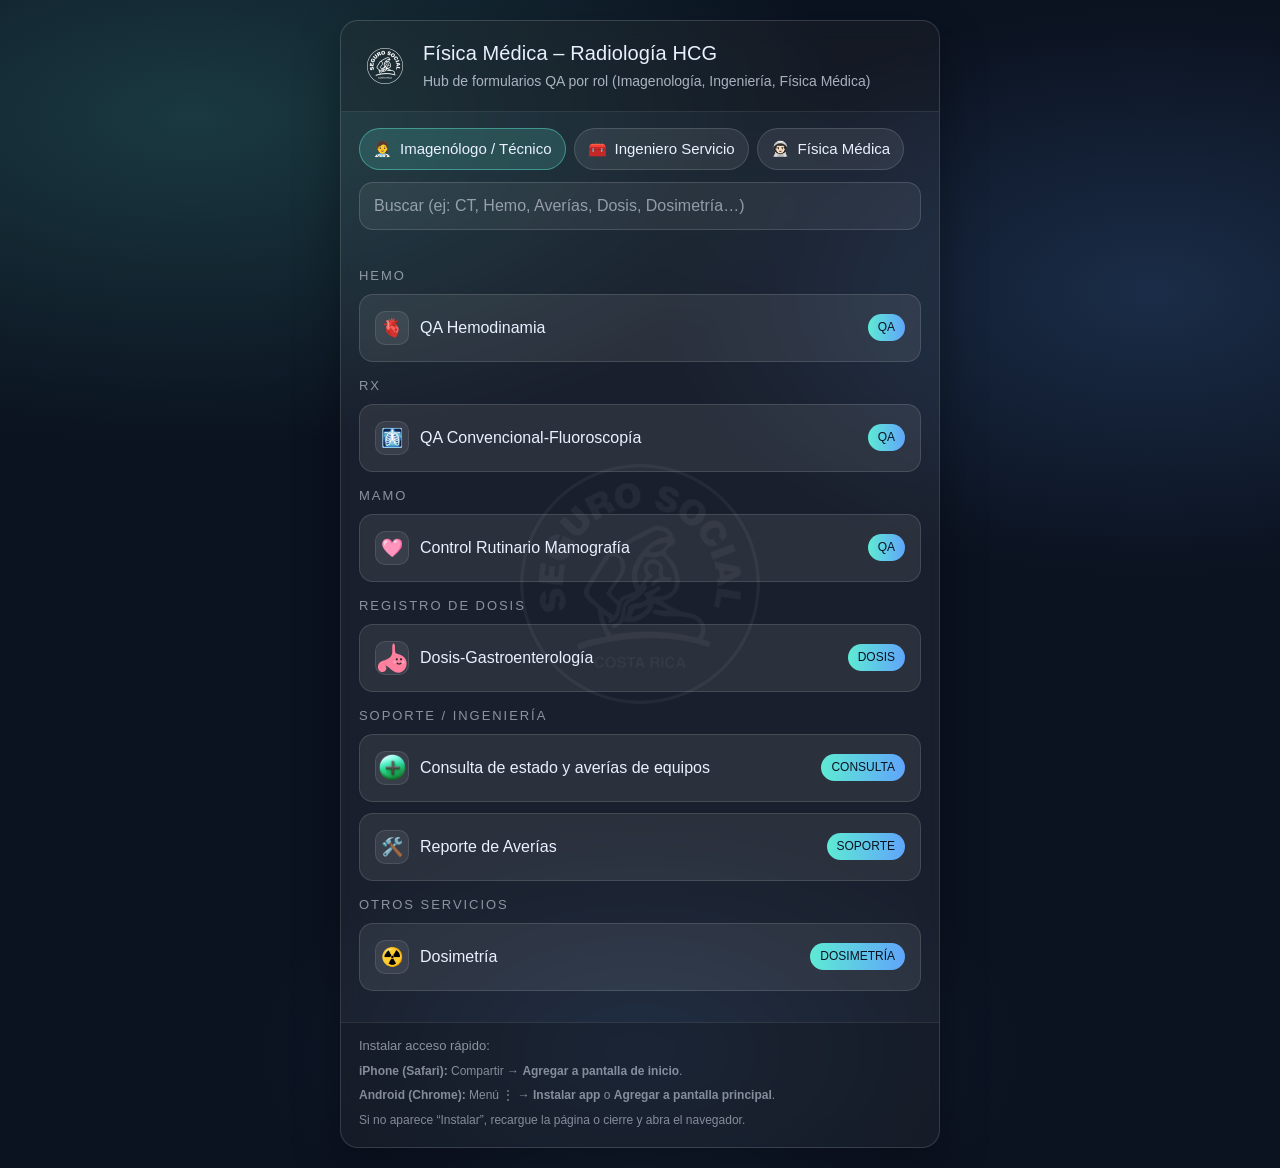
<file: index.html>
<!DOCTYPE html>
<html lang="es">
<head>
<meta charset="UTF-8"/>
<meta name="viewport" content="width=device-width,initial-scale=1.0"/>
<title>Física Médica – Radiología HCG | Hub QA</title>
<link rel="manifest" href="manifest.json"/>
<meta name="theme-color" content="#0b1220"/>
<meta name="apple-mobile-web-app-capable" content="yes"/>
<meta name="apple-mobile-web-app-status-bar-style" content="black-translucent"/>
<link rel="apple-touch-icon" href="icon.png"/>
<style>
:root{--bg:#0b1220;--card:rgba(255,255,255,.06);--line:rgba(255,255,255,.12);--text:#eaf0ff;--muted:rgba(234,240,255,.70);--muted2:rgba(234,240,255,.55);--accent1:#5eead4;--accent2:#60a5fa}
*{box-sizing:border-box}
body{margin:0;font-family:Helvetica,Arial,sans-serif;background:radial-gradient(1200px 600px at 15% 10%,rgba(94,234,212,.18),transparent 55%),radial-gradient(900px 520px at 90% 25%,rgba(96,165,250,.18),transparent 55%),radial-gradient(700px 420px at 50% 90%,rgba(96,165,250,.10),transparent 55%),var(--bg);color:var(--text);padding:20px;min-height:100vh;display:flex;justify-content:center;align-items:flex-start;transition:background .35s ease}
body.patria{--accent1:#ffd447;--accent2:#ef3340;background:
radial-gradient(900px 500px at 15% 8%,rgba(0,53,128,.24),transparent 58%),
radial-gradient(760px 460px at 88% 12%,rgba(239,51,64,.16),transparent 56%),
linear-gradient(180deg,#0b2346 0%,#153b68 52%,#0b2346 100%)}
.wrap{width:100%;max-width:600px}
.patria-banner{
  display:none;
  margin:0 0 12px;
  padding:14px 18px;
  text-align:center;
  border-radius:16px;
  font-size:16px;
  letter-spacing:.08em;
  text-transform:uppercase;
  font-weight:800;
  color:#ffffff;
  background:linear-gradient(
    180deg,
    #003580 0%,
    #003580 20%,
    #ffffff 20%,
    #ffffff 30%,
    #ef3340 30%,
    #ef3340 70%,
    #ffffff 70%,
    #ffffff 80%,
    #003580 80%,
    #003580 100%
  );
  border:1px solid rgba(255,255,255,.55);
  box-shadow:0 10px 26px rgba(0,0,0,.28);
  text-shadow:0 2px 5px rgba(0,0,0,.75);
}
body.patria .patria-banner{display:block}
.card{background:var(--card);border:1px solid var(--line);border-radius:18px;backdrop-filter:blur(12px);box-shadow:0 20px 45px rgba(0,0,0,.35);overflow:hidden;position:relative}
body.patria .card{border-color:rgba(255,255,255,.22);box-shadow:0 22px 55px rgba(0,0,0,.42)}
.card::before{content:"";position:absolute;inset:0;background:url('icon-512.png') center center no-repeat;background-size:320px;opacity:.05;pointer-events:none}

header{display:flex;gap:14px;align-items:center;padding:20px;border-bottom:1px solid rgba(255,255,255,.10);background:rgba(0,0,0,.18);position:relative;z-index:1}
body.patria header{background:linear-gradient(90deg,rgba(0,53,128,.38),rgba(255,255,255,.04),rgba(239,51,64,.20))}
header img{height:48px;width:auto}
.title{line-height:1.25} h1{margin:0;font-size:20px;font-weight:500;letter-spacing:.1px}
.sub{margin-top:6px;font-size:14px;line-height:1.35;color:var(--muted)}
.toolbar{padding:16px 18px;display:flex;flex-direction:column;gap:12px;position:relative;z-index:1}
.roles{display:flex;gap:8px;flex-wrap:wrap}
.pill{border:1px solid rgba(255,255,255,.14);background:rgba(255,255,255,.08);color:var(--text);padding:11px 13px;border-radius:999px;font-size:15px;font-weight:500;cursor:pointer;user-select:none;transition:.18s ease;display:flex;gap:8px;align-items:center}
.pill:hover{transform:translateY(-1px);border-color:rgba(94,234,212,.30)} .pill.active{border-color:rgba(94,234,212,.45);background:rgba(94,234,212,.16)}
body.patria .pill.active{border-color:rgba(255,212,71,.55);background:linear-gradient(90deg,rgba(0,53,128,.38),rgba(239,51,64,.25));box-shadow:0 0 0 1px rgba(255,255,255,.05)}
.search{width:100%;border-radius:14px;border:1px solid rgba(255,255,255,.14);background:rgba(255,255,255,.06);color:var(--text);padding:14px;font-size:16px;outline:none}
.search::placeholder{color:rgba(234,240,255,.55)}
.content{padding:6px 18px 20px;position:relative;z-index:1}
.section{margin-top:16px} .section h2{margin:0 0 10px;font-size:13px;letter-spacing:.15em;text-transform:uppercase;color:var(--muted2);font-weight:500}
.btn{display:flex;justify-content:space-between;align-items:center;gap:10px;width:100%;padding:16px 15px;margin:11px 0;border-radius:14px;border:1px solid rgba(255,255,255,.12);background:rgba(255,255,255,.08);color:var(--text);text-decoration:none;font-size:16px;line-height:1.25;transition:.18s ease}
.btn:hover{background:rgba(94,234,212,.18);border-color:rgba(94,234,212,.35);transform:translateY(-1px)}
body.patria .btn:hover{background:linear-gradient(90deg,rgba(0,53,128,.26),rgba(239,51,64,.18));border-color:rgba(255,212,71,.42)}
.left{display:flex;align-items:center;gap:11px;min-width:0}
.ico{width:34px;height:34px;font-size:18px;display:flex;align-items:center;justify-content:center;border-radius:10px;background:rgba(255,255,255,.07);border:1px solid rgba(255,255,255,.10);flex:0 0 auto}
.ico img{width:31px;height:31px;object-fit:contain;display:block}.ico.dose-icon img{width:34px;height:34px;object-fit:contain;display:block}
.name{white-space:normal;overflow:visible}
.tag{font-size:12px;padding:6px 10px;border-radius:999px;background:linear-gradient(90deg,var(--accent1),var(--accent2));color:#0b1220;flex:0 0 auto}
body.patria .tag{color:#07152f;font-weight:700}
footer{padding:14px 18px 18px;font-size:13px;color:var(--muted2);border-top:1px solid rgba(255,255,255,.10);background:rgba(0,0,0,.18);position:relative;z-index:1;line-height:1.45}
.tiny{margin-top:7px;color:rgba(234,240,255,.52);font-size:12px} .empty{padding:18px 0 4px;color:rgba(234,240,255,.65);font-size:15px}
@media(max-width:480px){body{padding:12px}.wrap{max-width:none}header{padding:18px 16px}header img{height:46px}h1{font-size:19px}.sub{font-size:14px}.toolbar{padding:15px}.pill{font-size:14px;padding:11px 12px}.content{padding:5px 15px 18px}.btn{font-size:16px;padding:16px 13px}.tag{font-size:11px}.patria-banner{font-size:14px;padding:13px 16px}}
</style>
</head>
<body>
<div class="wrap">
<div class="patria-banner">15 septiembre</div>
<div class="card">
<header><img src="icon-192.png" alt="CCSS"/><div class="title"><h1>Física Médica – Radiología HCG</h1><div class="sub">Hub de formularios QA por rol (Imagenología, Ingeniería, Física Médica)</div></div></header>
<div class="toolbar"><div class="roles" id="roles"></div><input class="search" id="q" placeholder="Buscar (ej: CT, Hemo, Averías, Dosis, Dosimetría…)"/></div>
<div class="content" id="content"></div>
<footer><div>Instalar acceso rápido:</div><div class="tiny"><b>iPhone (Safari):</b> Compartir → <b>Agregar a pantalla de inicio</b>.</div><div class="tiny"><b>Android (Chrome):</b> Menú ⋮ → <b>Instalar app</b> o <b>Agregar a pantalla principal</b>.</div><div class="tiny">Si no aparece “Instalar”, recargue la página o cierre y abra el navegador.</div></footer>
</div></div>
<script src="custom-icons.js"></script>
<script>
const STOMACH_ICON='data:image/svg+xml;utf8,%3Csvg%20xmlns%3D%27http%3A//www.w3.org/2000/svg%27%20viewBox%3D%270%200%20128%20128%27%3E%0A%3Cpath%20fill%3D%27%23ff7f9f%27%20d%3D%27M75%208c-6%200-10%205-10%2011v22c0%2012-7%2021-18%2027-13%207-28%207-34%2020-6%2013%202%2028%2014%2029%209%201%2016-6%2016-14%200-4-2-8-4-11%2011%204%2020%2014%2028%2020%2010%208%2023%2010%2034%204%2017-9%2022-29%2015-45-5-11-15-19-27-21-9-1-14-5-14-14V19c0-6-4-11-10-11Z%27/%3E%0A%3Ccircle%20cx%3D%2782%27%20cy%3D%2769%27%20r%3D%274%27%20fill%3D%27%23222%27/%3E%3Ccircle%20cx%3D%2798%27%20cy%3D%2769%27%20r%3D%274%27%20fill%3D%27%23222%27/%3E%0A%3Cpath%20d%3D%27M83%2083c5%205%2010%205%2015%200%27%20fill%3D%27none%27%20stroke%3D%27%23222%27%20stroke-width%3D%274%27%20stroke-linecap%3D%27round%27/%3E%0A%3Ccircle%20cx%3D%2773%27%20cy%3D%2779%27%20r%3D%276%27%20fill%3D%27%23ff9fb7%27/%3E%3Ccircle%20cx%3D%27106%27%20cy%3D%2779%27%20r%3D%276%27%20fill%3D%27%23ff9fb7%27/%3E%0A%3C/svg%3E';
const FORMS=[
{role:'FISICA',modality:'CT',name:'QA CT',url:'https://forms.office.com/r/MACe3Zc6Hh?origin=lprLink',tag:'QA'},
{role:'FISICA',modality:'HEMO',name:'QA Hemodinamia',url:'https://forms.office.com/r/Uha8StnjVp?origin=lprLink',tag:'QA'},
{role:'FISICA',modality:'ING',name:'Reporte de Averías',url:'https://forms.cloud.microsoft/r/YcmMQexmjN?origin=lprLink',tag:'SOPORTE'},
{role:'FISICA',modality:'ING',name:'Registro de intervención técnica',url:'https://forms.cloud.microsoft/r/va6REQEca8?origin=lprLink',tag:'INTERVENCIÓN'},
{role:'FISICA',modality:'ING',name:'Consulta de estado y averías de equipos',url:'./averias/',tag:'CONSULTA'},
{role:'FISICA',modality:'ING',name:'Panel administración de averías',url:'./averias/admin/',tag:'ADMIN'},
{role:'FISICA',modality:'RX',name:'QA Convencional-Fluoroscopía',url:'https://forms.office.com/r/nkEVLQJL5g?origin=lprLink',tag:'QA'},
{role:'FISICA',modality:'DOSIS',name:'Dosis-Gastroenterología',url:'https://forms.cloud.microsoft/Pages/ResponsePage.aspx?id=gQ7GKQY8lk6IXK54M95VSpjMs6izn8JJnxqRIHzEz9hUNEs1MFIyQzQzOVVEOVRGMzVTQkNSQUFHSy4u&origin=Invitation&channel=0',tag:'DOSIS'},
{role:'FISICA',modality:'OTRO',name:'Dosimetría',url:'./dosimetria/',tag:'DOSIMETRÍA'},
{role:'IMAGENOLOGO',modality:'HEMO',name:'QA Hemodinamia',url:'https://forms.office.com/r/Uha8StnjVp?origin=lprLink',tag:'QA'},
{role:'IMAGENOLOGO',modality:'RX',name:'QA Convencional-Fluoroscopía',url:'https://forms.office.com/r/nkEVLQJL5g?origin=lprLink',tag:'QA'},
{role:'IMAGENOLOGO',modality:'ING',name:'Reporte de Averías',url:'https://forms.cloud.microsoft/r/YcmMQexmjN?origin=lprLink',tag:'SOPORTE'},
{role:'IMAGENOLOGO',modality:'ING',name:'Consulta de estado y averías de equipos',url:'./averias/',tag:'CONSULTA'},
{role:'IMAGENOLOGO',modality:'MAMO',name:'Control Rutinario Mamografía',url:'https://forms.cloud.microsoft/r/498fFMCEPP',tag:'QA'},
{role:'IMAGENOLOGO',modality:'DOSIS',name:'Dosis-Gastroenterología',url:'https://forms.cloud.microsoft/Pages/ResponsePage.aspx?id=gQ7GKQY8lk6IXK54M95VSpjMs6izn8JJnxqRIHzEz9hUNEs1MFIyQzQzOVVEOVRGMzVTQkNSQUFHSy4u&origin=Invitation&channel=0',tag:'DOSIS'},
{role:'IMAGENOLOGO',modality:'OTRO',name:'Dosimetría',url:'./dosimetria/',tag:'DOSIMETRÍA'},
{role:'INGENIERO',modality:'ING',name:'Registro de intervención técnica',url:'https://forms.cloud.microsoft/r/va6REQEca8?origin=lprLink',tag:'INTERVENCIÓN'},
{role:'INGENIERO',modality:'ING',name:'Consulta de estado y averías de equipos',url:'./averias/',tag:'CONSULTA'}
];
const MODALITY_ICON={CT:'🧠',HEMO:'🫀',RX:'🩻',MAMO:'🩷',DOSIS:'🩺',ING:'🛠️',OTRO:'📋'};
const ROLE_DEF=[{id:'IMAGENOLOGO',label:'Imagenólogo / Técnico',icon:'🧑‍⚕️'},{id:'INGENIERO',label:'Ingeniero Servicio',icon:'🧰'},{id:'FISICA',label:'Física Médica',icon:'👨🏻‍🚀'}];
const MODALITY_ORDER=['CT','HEMO','RX','MAMO','DOSIS','ING','OTRO'];
const rolesEl=document.getElementById('roles'),contentEl=document.getElementById('content'),qEl=document.getElementById('q');
let activeRole='IMAGENOLOGO';
function applySeasonalTheme(){const d=new Date(),m=d.getMonth()+1,day=d.getDate();document.body.classList.toggle('patria',(m===8&&day>=15)||(m===9&&day<=15))}
function renderRoles(){rolesEl.innerHTML='';ROLE_DEF.forEach(r=>{const b=document.createElement('div');b.className='pill'+(r.id===activeRole?' active':'');b.innerHTML=`<span>${r.icon}</span><span>${r.label}</span>`;b.onclick=()=>{activeRole=r.id;renderRoles();renderContent()};rolesEl.appendChild(b)})}
function norm(s){return(s||'').toString().toLowerCase().normalize('NFD').replace(/[\u0300-\u036f]/g,'')}
function groupByModality(items){const map=new Map();items.forEach(it=>{const m=it.modality||'OTRO';if(!map.has(m))map.set(m,[]);map.get(m).push(it)});return Array.from(map.entries()).sort((a,b)=>{const ia=MODALITY_ORDER.indexOf(a[0]),ib=MODALITY_ORDER.indexOf(b[0]);return(ia===-1?999:ia)-(ib===-1?999:ib)})}
function renderContent(){
 const query=norm(qEl.value);
 const filtered=FORMS.filter(f=>f.role===activeRole).filter(f=>!query||[f.name,f.modality,f.tag].some(x=>norm(x).includes(query)));
 contentEl.innerHTML='';
 if(!filtered.length){const d=document.createElement('div');d.className='empty';d.textContent='No hay formularios que coincidan con este filtro.';contentEl.appendChild(d);return}
 groupByModality(filtered).forEach(([mod,items])=>{
  const section=document.createElement('div');section.className='section';
  const h2=document.createElement('h2');h2.textContent=mod==='ING'?'Soporte / Ingeniería':mod==='DOSIS'?'Registro de Dosis':mod==='OTRO'?'Otros servicios':mod;section.appendChild(h2);
  items.sort((a,b)=>(a.name||'').localeCompare(b.name||''));
  items.forEach(f=>{
   const a=document.createElement('a');a.className='btn';a.href=f.url;a.rel='noopener';
   const ico=MODALITY_ICON[f.modality]||MODALITY_ICON.OTRO;
   let icoContent=ico;
   if(f.tag==='INTERVENCIÓN')icoContent=`<img src="${TECH_ICON}" alt="Intervención técnica"/>`;
   else if(f.tag==='CONSULTA')icoContent=`<img src="${CONSULTA_ICON}" alt="Consulta de estado"/>`;
   else if(f.tag==='DOSIMETRÍA')icoContent='☢️';
   else if(f.tag==='DOSIS')icoContent=`<img src="${STOMACH_ICON}" alt="Gastroenterología"/>`;
   a.innerHTML=`<span class="left"><span class="ico ${f.tag==='DOSIS'?'dose-icon':''}">${icoContent}</span><span class="name">${f.name}</span></span><span class="tag">${f.tag||'FORM'}</span>`;
   section.appendChild(a);
  });
  contentEl.appendChild(section);
 });
}
qEl.addEventListener('input',renderContent);
applySeasonalTheme();renderRoles();renderContent();
if('serviceWorker'in navigator){window.addEventListener('load',()=>navigator.serviceWorker.register('./service-worker.js?v='+Date.now()))}
</script>
</body></html>
</file>
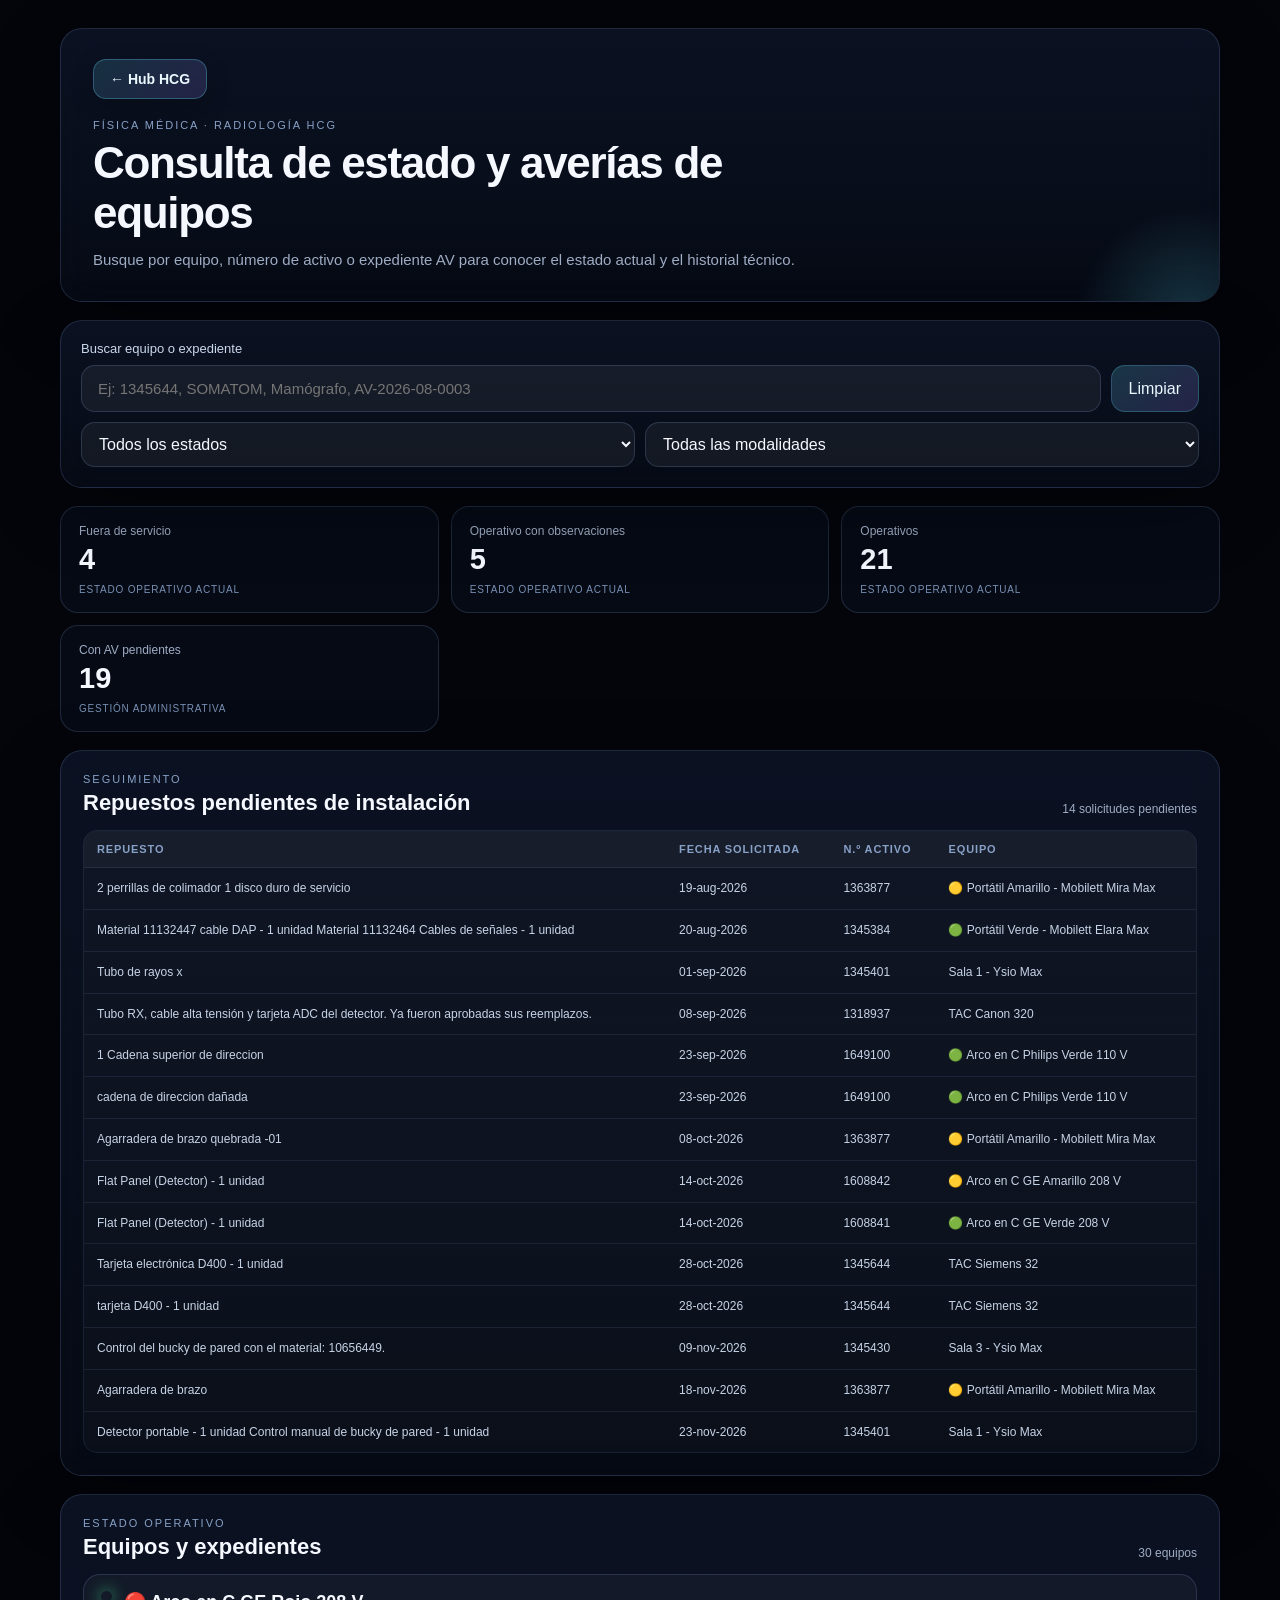
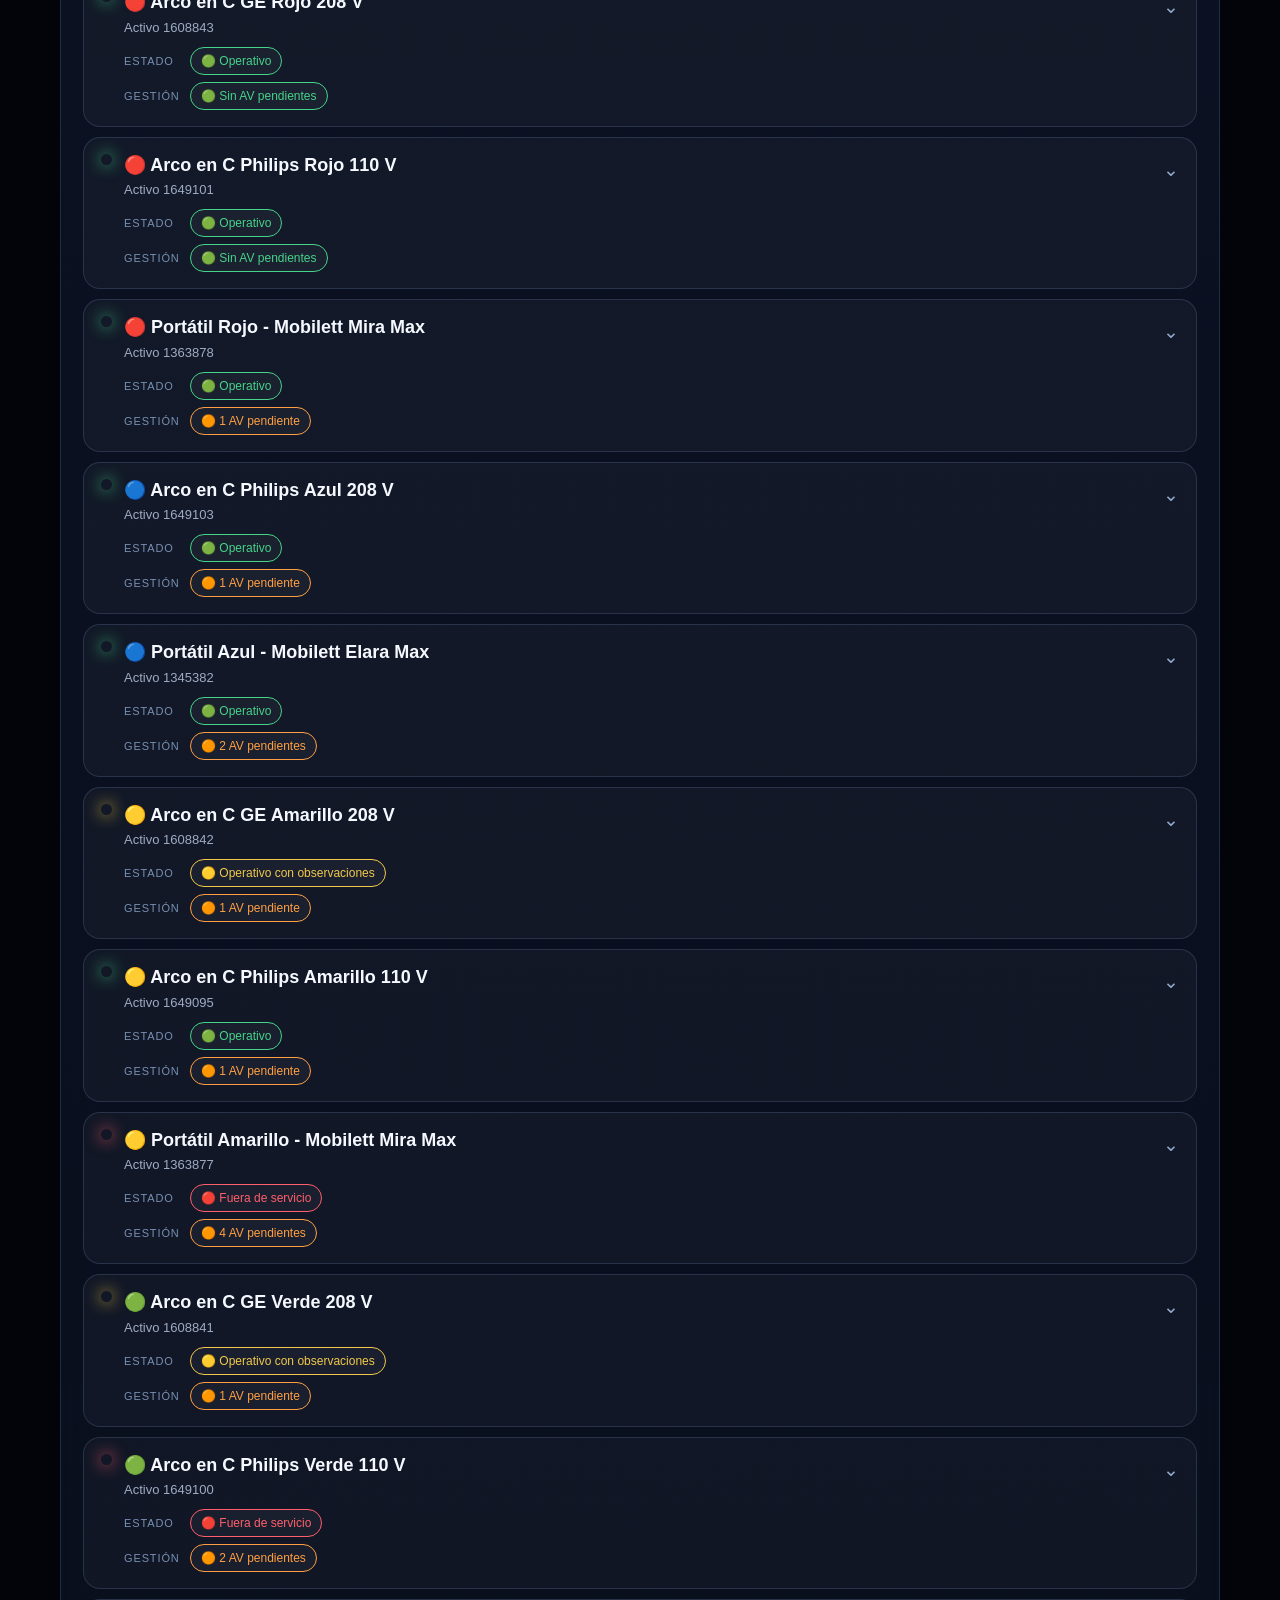
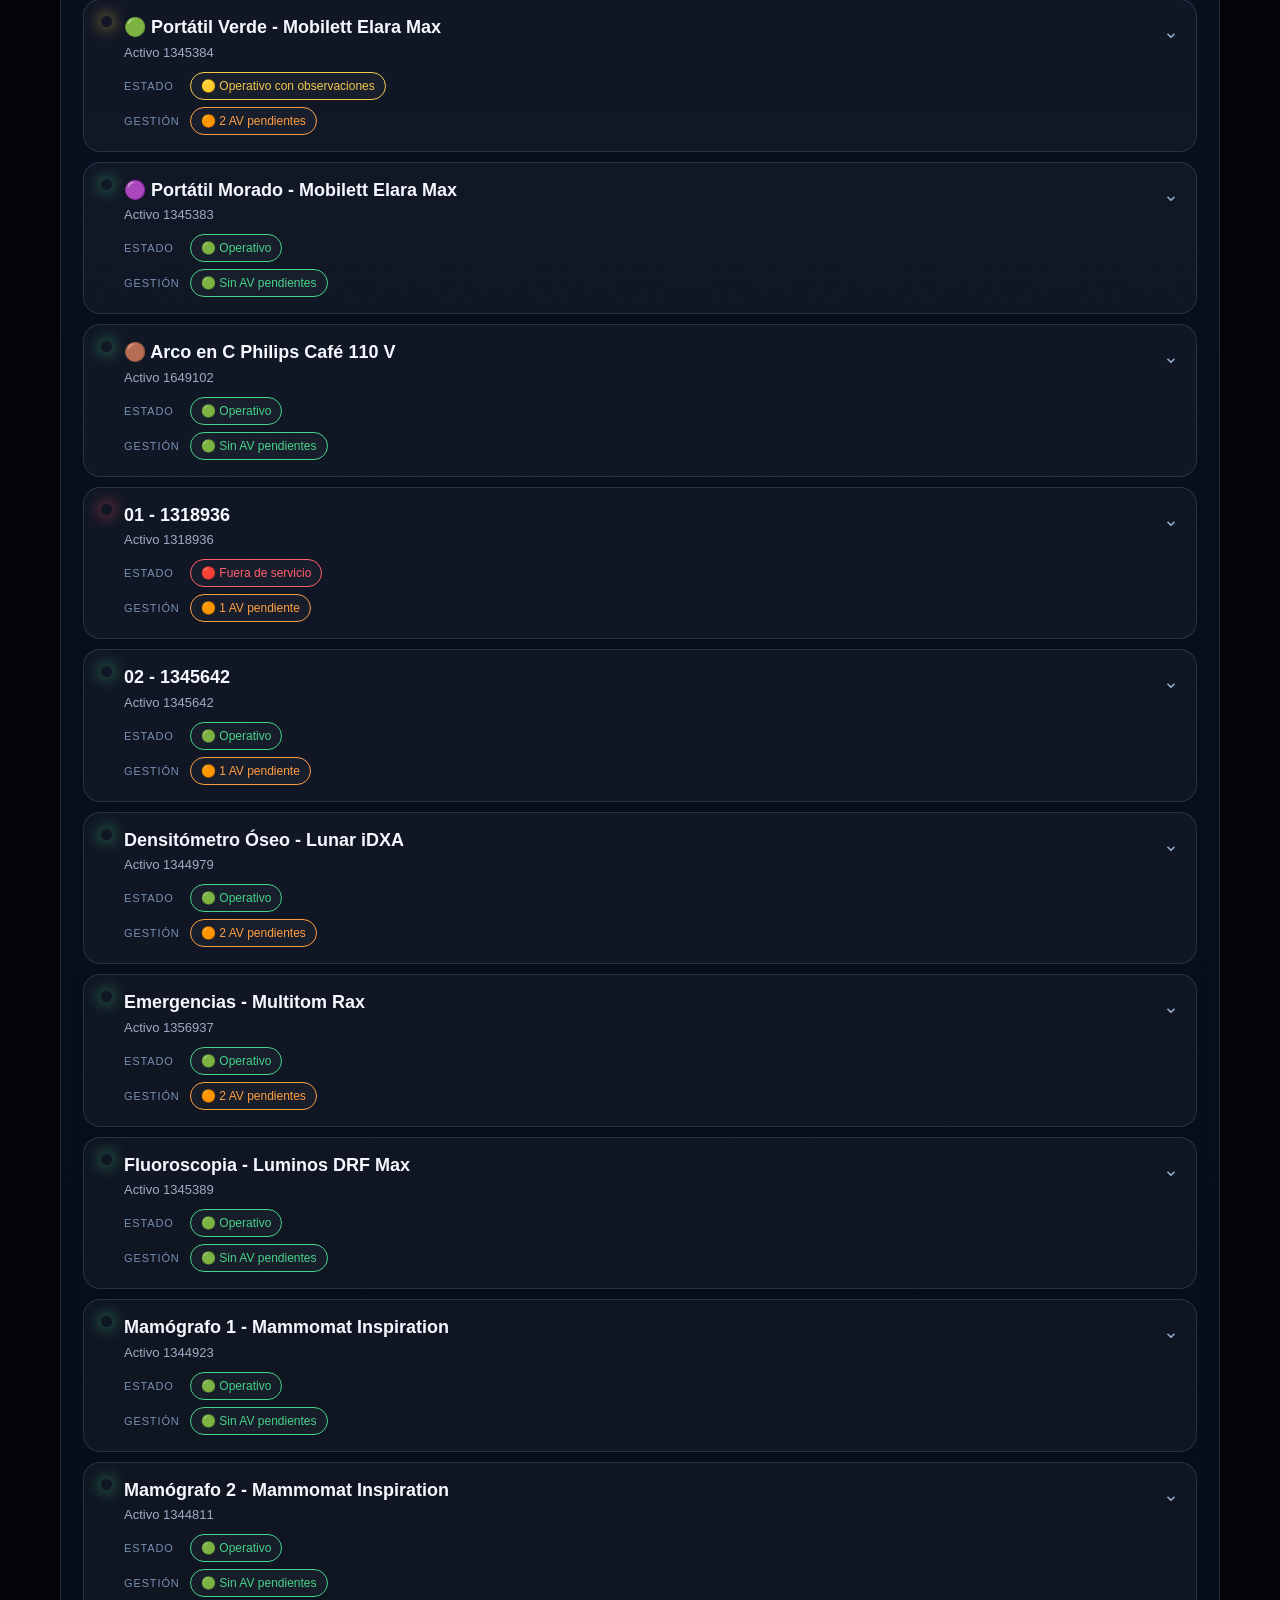
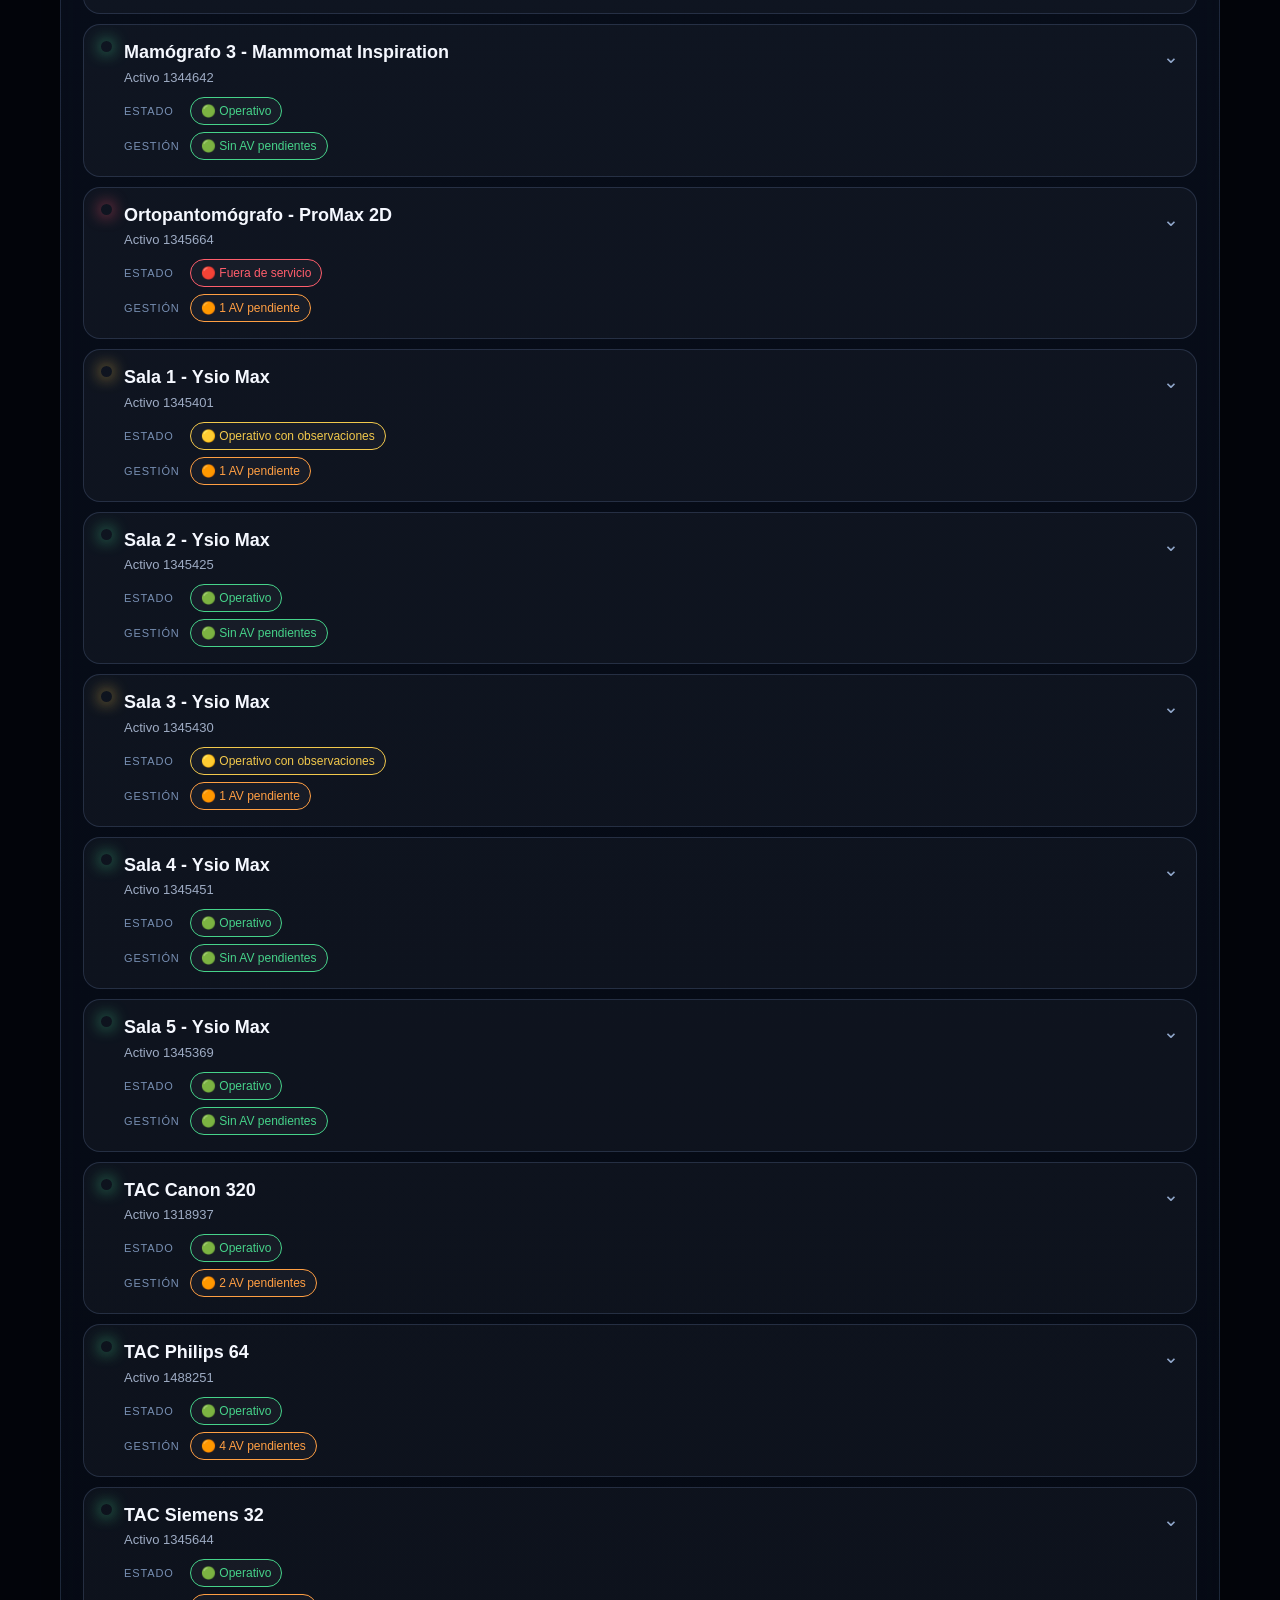
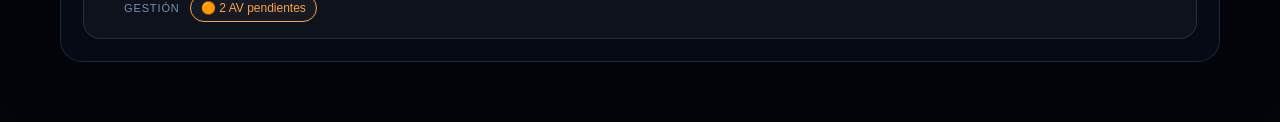
<file: averias/index.html>
<!DOCTYPE html>
<html lang="es">
<head>
  <meta charset="UTF-8" />
  <meta name="viewport" content="width=device-width, initial-scale=1.0" />
  <title>Consulta de estado y averías de equipos | HCG</title>
  <link rel="stylesheet" href="styles.css?v=20261029-1" />
  <style>
    .equipment-header{display:flex;align-items:flex-start;justify-content:space-between;gap:14px}
    .equipment-main{display:flex;align-items:flex-start;gap:12px;min-width:0;flex:1}
    .equipment-info{min-width:0;flex:1}
    .equipment-name{font-size:18px;line-height:1.25;margin-bottom:6px}
    .equipment-meta{font-size:13px;margin-top:0}
    .equipment-statuses{display:grid;gap:7px;margin-top:12px}
    .status-row{display:flex;align-items:center;gap:8px;flex-wrap:wrap}
    .status-key{font-size:11px;color:#7890b4;text-transform:uppercase;letter-spacing:.08em;min-width:58px}
    .status-pill,.management-pill{display:inline-flex;align-items:center;font-size:12px;border-radius:999px;padding:6px 10px;border:1px solid currentColor;background:rgba(255,255,255,.035);white-space:normal}
    .equipment-side{display:flex;align-items:center;flex:0 0 auto;padding-top:4px}
    @media(max-width:470px){
      .equipment-header{padding:16px 14px;gap:8px}
      .equipment-main{gap:10px}
      .equipment-name{font-size:17px}
      .equipment-meta{font-size:12px}
      .status-key{font-size:10px;min-width:52px}
      .status-pill,.management-pill{font-size:11px;padding:5px 8px;max-width:100%}
      .equipment-side{align-self:center;padding-top:0}
      .chevron{font-size:18px}
    }
  </style>
</head>
<body>
  <div class="space-bg" aria-hidden="true">
    <div class="stars stars-a"></div>
    <div class="stars stars-b"></div>
    <div class="black-hole">
      <div class="ring ring-1"></div>
      <div class="ring ring-2"></div>
      <div class="core"></div>
    </div>
  </div>

  <main class="shell">
    <header class="hero glass">
      <a class="back" href="../">← Hub HCG</a>
      <div class="eyebrow">Física Médica · Radiología HCG</div>
      <h1>Consulta de estado y averías de equipos</h1>
      <p>Busque por equipo, número de activo o expediente AV para conocer el estado actual y el historial técnico.</p>
    </header>

    <section class="search-panel glass">
      <label for="search">Buscar equipo o expediente</label>
      <div class="search-row">
        <input id="search" type="search" placeholder="Ej: 1345644, SOMATOM, Mamógrafo, AV-2026-08-0003" autocomplete="off" />
        <button id="clearBtn" type="button">Limpiar</button>
      </div>
      <div class="filters">
        <select id="statusFilter" aria-label="Filtrar por estado">
          <option value="">Todos los estados</option>
          <option value="Cerrado">Cerrado</option>
          <option value="Pendiente de repuesto">Pendiente de repuesto</option>
          <option value="En atención">En atención</option>
          <option value="Seguimiento requerido">Seguimiento requerido</option>
          <option value="Enviado a Administración">Enviado a Administración</option>
          <option value="Pendiente de revisión">Pendiente de revisión</option>
        </select>
        <select id="modalityFilter" aria-label="Filtrar por modalidad">
          <option value="">Todas las modalidades</option>
        </select>
      </div>
    </section>

    <section class="summary-grid" id="summary"></section>

    <section class="results glass spare-summary">
      <div class="section-head">
        <div>
          <div class="eyebrow">Seguimiento</div>
          <h2>Repuestos pendientes de instalación</h2>
        </div>
        <div class="count" id="spareCount">0 solicitudes pendientes</div>
      </div>
      <div class="table-wrap">
        <table class="spare-table">
          <thead>
            <tr>
              <th>Repuesto</th>
              <th>Fecha solicitada</th>
              <th>N.º activo</th>
              <th>Equipo</th>
            </tr>
          </thead>
          <tbody id="spareTableBody"></tbody>
        </table>
      </div>
    </section>

    <section class="results glass">
      <div class="section-head">
        <div>
          <div class="eyebrow">Estado operativo</div>
          <h2>Equipos y expedientes</h2>
        </div>
        <div class="count" id="resultCount">0 resultados</div>
      </div>
      <div id="equipmentList" class="equipment-list"></div>
    </section>
  </main>

  <template id="equipmentTemplate">
    <article class="equipment-card">
      <button class="equipment-header" type="button">
        <div class="equipment-main">
          <span class="status-dot"></span>
          <div class="equipment-info">
            <div class="equipment-name"></div>
            <div class="equipment-meta"></div>
            <div class="equipment-statuses">
              <div class="status-row"><span class="status-key">Estado</span><span class="status-pill"></span></div>
              <div class="status-row"><span class="status-key">Gestión</span><span class="management-pill"></span></div>
            </div>
          </div>
        </div>
        <div class="equipment-side">
          <span class="chevron">⌄</span>
        </div>
      </button>
      <div class="equipment-detail" hidden>
        <div class="cases"></div>
      </div>
    </article>
  </template>

  <script src="app.js?v=20261110-3"></script>
</body>
</html>
</file>
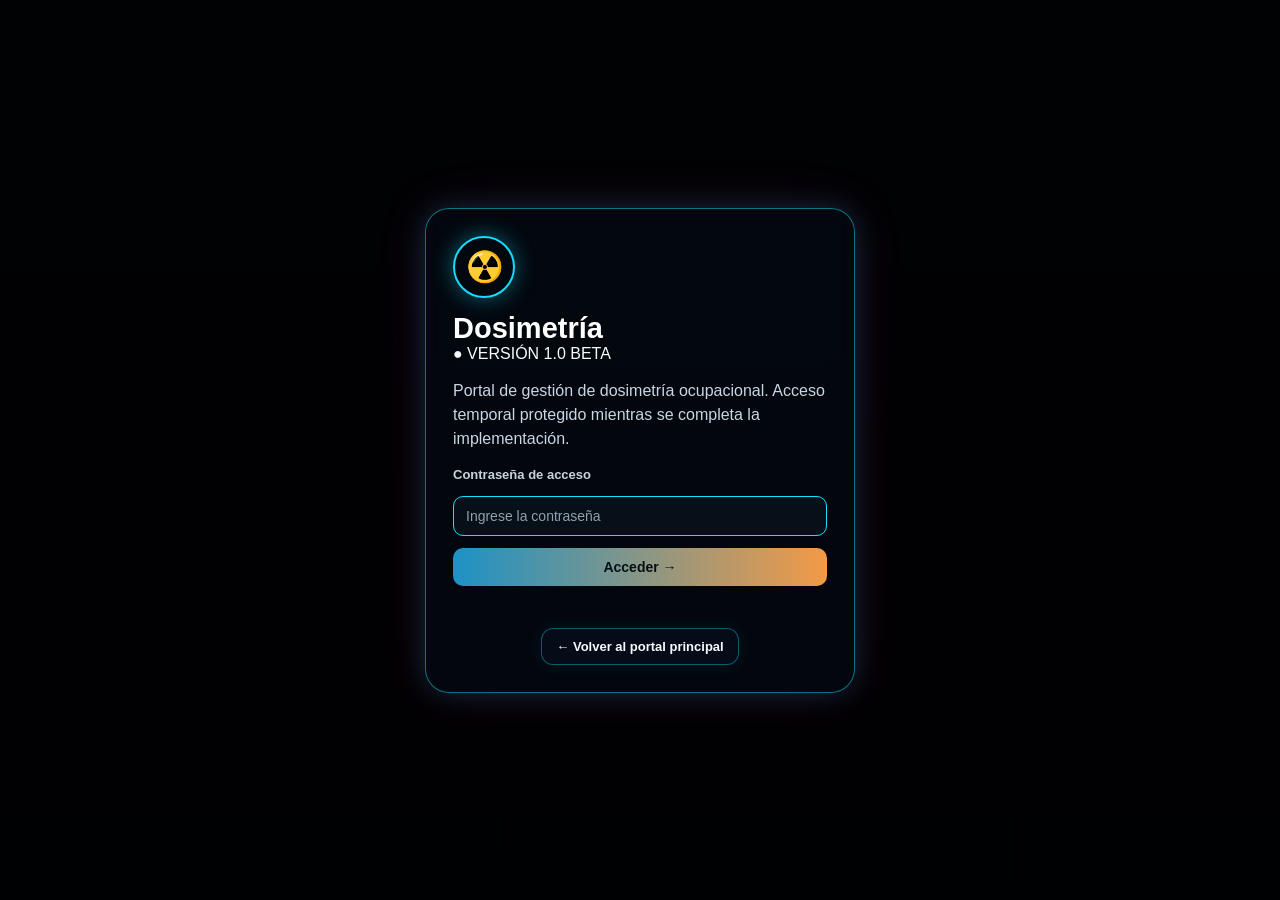
<file: dosimetria/index.html>
<!DOCTYPE html>
<html lang="es">
<head>
<meta charset="UTF-8">
<meta name="viewport" content="width=device-width, initial-scale=1.0">
<title>Dosimetría Personal · Radiología HCG</title>
<style>
:root{
  --bg:#020305;
  --panel:#0a1118;
  --panel2:#0d1721;
  --line:rgba(163,202,221,.22);
  --text:#f6fbff;
  --muted:#b8c6cf;
  --cyan:#76d7ff;
  --blue:#1f8fc7;
  --orange:#f7a24c;
  --amber:#ffd39a;
  --ok:#65d6b0;
  --warn:#f0b35d;
  --danger:#ff7f96;
}
*{box-sizing:border-box}
html,body{min-height:100%}
body{
  margin:0;
  font-family:Inter,Segoe UI,Arial,sans-serif;
  color:var(--text);
  background:#02040a url('nebula-eye.webp') center 26%/cover fixed no-repeat;
  padding:22px;
  position:relative;
}
body::before{
  content:"";
  position:fixed;
  inset:0;
  background:
    linear-gradient(180deg,rgba(0,0,0,.14),rgba(0,0,0,.54)),
    radial-gradient(circle at 50% 22%,rgba(15,107,153,.05),transparent 34%);
  pointer-events:none;
  z-index:0;
}
.wrap{max-width:1220px;margin:auto;position:relative;z-index:1}

.hero,.card{
  background:linear-gradient(180deg,rgba(8,16,23,.94),rgba(5,10,15,.96));
  border:1px solid var(--line);
  border-radius:18px;
  box-shadow:0 18px 46px rgba(0,0,0,.42);
  backdrop-filter:blur(10px);
}
.hero{
  padding:28px;
  margin-bottom:18px;
  position:relative;
  overflow:hidden;
}
.hero::before{
  content:"";
  position:absolute;
  inset:0;
  background:
    linear-gradient(90deg,rgba(118,215,255,.035),transparent 35%,rgba(247,162,76,.03)),
    radial-gradient(460px 170px at 50% 0%,rgba(118,215,255,.05),transparent 70%);
  pointer-events:none;
}
.eyebrow{
  position:relative;
  z-index:1;
  font-size:12px;
  text-transform:uppercase;
  letter-spacing:.15em;
  color:var(--cyan);
  font-weight:700;
}
h1{
  position:relative;
  z-index:1;
  margin:8px 0 8px;
  font-size:32px;
  color:#ffffff;
  text-shadow:0 1px 12px rgba(118,215,255,.16);
}
.hero p{
  position:relative;
  z-index:1;
  margin:0;
  color:#d6e0e6;
  line-height:1.65;
  font-size:15px;
  max-width:900px;
}
.notice,.warning,.success,.error{
  position:relative;
  z-index:1;
  margin-top:14px;
  padding:13px 15px;
  border-radius:12px;
  line-height:1.55;
}
.notice{
  background:rgba(35,116,153,.22);
  border:1px solid rgba(118,215,255,.24);
  color:#e8f8ff;
}
.warning{
  background:rgba(151,85,25,.20);
  border:1px solid rgba(247,162,76,.30);
  color:#ffe7ca;
}
.success{
  background:rgba(38,120,101,.19);
  border:1px solid rgba(101,214,176,.28);
  color:#defaf1;
}
.error{
  background:rgba(142,47,67,.20);
  border:1px solid rgba(255,127,150,.28);
  color:#ffe4ea;
}

.grid{display:grid;grid-template-columns:repeat(3,1fr);gap:14px}
.card{
  padding:18px;
  cursor:pointer;
  transition:.18s ease;
  position:relative;
  overflow:hidden;
}
.card::before{
  content:"";
  position:absolute;
  left:0;top:13px;bottom:13px;
  width:4px;
  border-radius:5px;
  background:linear-gradient(180deg,var(--cyan),var(--orange));
}
.card::after{
  content:"";
  position:absolute;
  right:-34px;top:-34px;
  width:100px;height:100px;
  border-radius:50%;
  background:radial-gradient(circle,rgba(118,215,255,.08),transparent 68%);
  pointer-events:none;
}
.card:hover{
  transform:translateY(-2px);
  border-color:rgba(118,215,255,.36);
  box-shadow:0 22px 48px rgba(0,0,0,.50);
}
.ico{
  font-size:25px;
  margin-bottom:10px;
  display:inline-flex;
  width:46px;height:46px;
  align-items:center;justify-content:center;
  border-radius:12px;
  background:linear-gradient(135deg,rgba(31,143,199,.20),rgba(247,162,76,.12));
  border:1px solid rgba(118,215,255,.16);
}
.card h3{margin:0 0 6px;font-size:17px;color:#fff}
.card p{margin:0;color:var(--muted);font-size:14px;line-height:1.5}
.badge{
  display:inline-flex;
  margin-top:12px;
  padding:5px 9px;
  border-radius:999px;
  background:rgba(255,255,255,.055);
  border:1px solid rgba(255,255,255,.10);
  font-size:12px;
  color:#dce7ed;
  font-weight:600;
}

.modal{
  position:fixed;
  inset:0;
  background:rgba(0,0,0,.74);
  display:none;
  align-items:center;
  justify-content:center;
  padding:18px;
  z-index:50;
}
.modal.open{display:flex}
.modal-box{
  width:min(1100px,100%);
  max-height:92vh;
  overflow:auto;
  background:linear-gradient(180deg,rgba(10,18,26,.98),rgba(6,11,16,.99));
  border:1px solid rgba(118,215,255,.20);
  border-radius:18px;
  padding:20px;
  box-shadow:0 22px 56px rgba(0,0,0,.56);
}
.modal h3{margin:0 0 14px;font-size:23px;color:#fff}
.form-grid{display:grid;grid-template-columns:1fr 1fr;gap:12px}
label{
  font-size:13px;
  color:#c7d4dc;
  display:block;
  margin-bottom:6px;
  font-weight:600;
}
input,select,textarea{
  width:100%;
  padding:11px 12px;
  border-radius:10px;
  border:1px solid #365064;
  background:#071018;
  color:#f6fbff;
  outline:none;
  font-size:14px;
}
input::placeholder,textarea::placeholder{color:#8fa1ad}
input:focus,select:focus,textarea:focus{
  border-color:var(--cyan);
  box-shadow:0 0 0 3px rgba(118,215,255,.13);
}
textarea{min-height:84px;resize:vertical}
.readonly{background:#101b24!important;color:#d9e5eb!important}
.full{grid-column:1/-1}
.person-card{
  padding:12px 14px;
  border:1px solid #334c5f;
  border-radius:12px;
  background:rgba(255,255,255,.035);
  margin-top:8px;
}
.person-card strong{display:block;color:#fff}
.person-meta{font-size:13px;color:#b8c6cf;margin-top:4px;line-height:1.5}

button{
  border:0;
  border-radius:10px;
  padding:11px 15px;
  font-weight:700;
  cursor:pointer;
  background:linear-gradient(90deg,#1d92c6,#f39a46);
  color:#061017;
  font-size:14px;
}
button.secondary{
  background:#111d26;
  color:#eef6fa;
  border:1px solid #355063;
}
.action{margin-top:14px;display:flex;gap:10px;flex-wrap:wrap}

.table-wrap{
  overflow:auto;
  border:1px solid rgba(118,215,255,.16);
  border-radius:12px;
  margin-top:14px;
  background:rgba(4,10,15,.82);
}
table{width:100%;border-collapse:collapse;min-width:1100px}
th,td{
  padding:10px 11px;
  border-bottom:1px solid #1c2d39;
  font-size:13px;
  vertical-align:middle;
  color:#eef6fa;
}
th{
  background:#0f1b24;
  color:#b9d9e8;
  font-size:11px;
  text-transform:uppercase;
  letter-spacing:.05em;
  text-align:left;
}
.status{
  padding:5px 8px;
  border-radius:999px;
  font-size:11px;
  font-weight:700;
  display:inline-block;
  white-space:nowrap;
}
.ok{background:rgba(101,214,176,.13);color:#aaf0d7}
.wait{background:rgba(240,179,93,.13);color:#ffd79e}
.closed{background:rgba(118,215,255,.12);color:#b9e8ff}
.help{font-size:12px;color:#aebdc6;margin-top:8px;line-height:1.5}
.footer-note{margin-top:18px;color:#a6b6c0;font-size:13px;text-shadow:0 1px 6px rgba(0,0,0,.5)}

.analytics-panel{display:grid;grid-template-columns:repeat(4,1fr);gap:12px;margin:14px 0}
.metric{padding:14px;border:1px solid rgba(118,215,255,.18);border-radius:12px;background:rgba(255,255,255,.035)}
.metric span{display:block;font-size:12px;color:var(--muted);margin-bottom:6px}
.metric strong{font-size:22px;color:#fff}
.analysis-note{font-size:13px;color:#b8c6cf;line-height:1.55;margin-top:12px}
.service-analysis{margin-top:14px}
.service-analysis td:last-child{font-weight:700}
@media(max-width:850px){.analytics-panel{grid-template-columns:repeat(2,1fr)}}
@media(max-width:560px){.analytics-panel{grid-template-columns:1fr}}

@media(max-width:850px){.grid{grid-template-columns:1fr 1fr}}
@media(max-width:560px){
  body{padding:12px;background-position:center top}
  .grid{grid-template-columns:1fr}
  .form-grid{grid-template-columns:1fr}
  .full{grid-column:auto}
  h1{font-size:26px}
  .modal h3{font-size:21px}
}

.back-home{
  display:inline-flex;align-items:center;gap:8px;text-decoration:none;
  color:#f4fbff;border:1px solid rgba(22,221,255,.38);
  background:rgba(7,16,28,.72);padding:10px 14px;border-radius:12px;
  font-size:13px;font-weight:700;box-shadow:0 0 18px rgba(22,221,255,.08);
}
.back-home:hover{border-color:#16ddff;background:rgba(22,221,255,.10)}
.hero-top{display:flex;justify-content:space-between;align-items:flex-start;gap:12px;margin-bottom:4px}
.gate{position:fixed;inset:0;z-index:999;display:flex;align-items:center;justify-content:center;padding:18px;background:#010205 url('nebula-eye.webp') center 34%/cover no-repeat}
.gate:before{content:'';position:absolute;inset:0;background:linear-gradient(180deg,rgba(0,0,0,.10),rgba(0,0,0,.60))}
.gate-card{position:relative;width:min(430px,100%);padding:27px;border-radius:24px;background:rgba(5,10,19,.72);border:1px solid rgba(22,221,255,.50);box-shadow:0 0 28px rgba(22,221,255,.16),0 0 52px rgba(255,63,212,.12);backdrop-filter:blur(12px)}
.gate-logo{width:62px;height:62px;border-radius:50%;display:flex;align-items:center;justify-content:center;font-size:30px;border:2px solid #16ddff;box-shadow:0 0 22px rgba(22,221,255,.42);margin-bottom:14px}
.gate h2{margin:0;font-size:29px;color:#fff}
.gate p{color:#cad6e4;line-height:1.5}
.gate input{margin-top:8px;border-color:#17dfff}
.gate button{width:100%;margin-top:12px}
.gate-error{min-height:20px;margin-top:8px;color:#ff9db4;font-size:13px}
.gate-back{display:flex;justify-content:center;margin-top:14px}
@media(max-width:560px){.hero-top{flex-direction:column}.back-home{width:100%;justify-content:center}}

</style>
</head>
<body>

<div class="gate" id="accessGate">
  <div class="gate-card">
    <div class="gate-logo">☢️</div>
    <h2>Dosimetría</h2>
    <div class="beta">● VERSIÓN 1.0 BETA</div>
    <p>Portal de gestión de dosimetría ocupacional. Acceso temporal protegido mientras se completa la implementación.</p>
    <label for="accessPwd">Contraseña de acceso</label>
    <input id="accessPwd" type="password" placeholder="Ingrese la contraseña" autocomplete="off">
    <button type="button" onclick="unlockSite()">Acceder →</button>
    <div id="gateError" class="gate-error"></div>
    <div class="gate-back"><a class="back-home" href="../">← Volver al portal principal</a></div>
  </div>
</div>

<div class="wrap">
<section class="hero">
 <div class="hero-top"><div><div class="eyebrow">Protección Radiológica · Radiología HCG</div><div class="beta">● VERSIÓN 1.0 BETA</div></div><a class="back-home" href="../">← Portal principal</a></div><h1>Dosimetría personal</h1>
 <p>Portal de entrega y devolución. El historial general quedará reservado para una futura interfaz administrativa.</p>
 <div class="notice"><b>Regla:</b> cada persona conserva su propia trazabilidad: número y mes del dosímetro devuelto, y número y mes del dosímetro entregado. Si corresponde un adicional, aparece igual, por ejemplo <b>Adicional 2 · Septiembre-26</b>.</div>
</section>

<section class="grid">
 <div class="card" onclick="openModal('individual')"><div class="ico">🔄</div><h3>Entrega y devolución individual</h3><p>Devuelve el actual y el sistema determina si recibe regular, adicional, después o finaliza asignación.</p><span class="badge">1 persona</span></div>
 <div class="card" onclick="openModal('multi')"><div class="ico">👥</div><h3>Entrega y devolución de varios</h3><p>Las filas aparecen en esta misma pantalla y cada persona puede tener un destino diferente.</p><span class="badge">Flexible</span></div>
 <div class="card" onclick="openModal('service')"><div class="ico">🏥</div><h3>Entrega y devolución por servicio</h3><p>Para encargados de servicios como Odontología. Cada fila se maneja individualmente.</p><span class="badge">Por servicio</span></div>
 <div class="card" onclick="openModal('pickup')"><div class="ico">📬</div><h3>Retirar dosímetro ya asignado</h3><p>Para quien ya devolvió y viene después únicamente a retirar el nuevo.</p><span class="badge">Solo entrega</span></div>
 <div class="card" onclick="openModal('dropoff')"><div class="ico">📧</div><h3>Dejar sin encargado</h3><p>Registra el depósito y queda pendiente de verificación física.</p><span class="badge">Constancia</span></div>
 <div class="card" onclick="openModal('analysis')"><div class="ico">📊</div><h3>Análisis de exposición por servicio</h3><p>Consulta tendencias agregadas por servicio para apoyar la revisión técnica de la dosimetría.</p><span class="badge">Sin datos personales</span></div>
</section>

<div class="footer-note">Versión 1.0 beta · Portal en desarrollo.</div>
</div>

<div class="modal" id="modal"><div class="modal-box">
 <h3 id="modalTitle"></h3>
 <div id="modalContent"></div>
 <div class="action"><button onclick="fakeSave()">Guardar / enviar</button><button class="secondary" onclick="closeModal()">Cancelar</button></div>
</div></div>

<script>

function unlockSite(){
 const p=document.getElementById('accessPwd'),e=document.getElementById('gateError');
 if(p && p.value==='RX123'){
   sessionStorage.setItem('dosimetriaBetaAccess','1');
   document.getElementById('accessGate').style.display='none';
   if(e)e.textContent='';
 }else if(e)e.textContent='Contraseña incorrecta.';
}
document.addEventListener('DOMContentLoaded',()=>{
 const gate=document.getElementById('accessGate');
 if(sessionStorage.getItem('dosimetriaBetaAccess')==='1' && gate)gate.style.display='none';
 const p=document.getElementById('accessPwd');
 if(p)p.addEventListener('keydown',e=>{if(e.key==='Enter')unlockSite()});
});


let ANALYSIS_DATA={};
let analysisLoaded=false;

async function loadAnalysisData(){
  try{
    const response=await fetch('data/resumen_servicios.json',{cache:'no-store'});
    if(!response.ok)throw new Error('Archivo no disponible');
    const payload=await response.json();
    const grouped={};
    (payload.servicios||[]).forEach(r=>{
      const key=(r.periodoInicio||'').slice(0,7);
      if(!key)return;
      if(!grouped[key])grouped[key]=[];
      grouped[key].push({
        service:r.servicio,n:r.personas,hp10:Number(r.mediaHp10||0),
        med:Number(r.medianaHp10||0),max:Number(r.maxHp10||0),
        hp3:Number(r.mediaHp3||0),hp007:Number(r.mediaHp007||0),
        positive:Number(r.lecturasHp10MayoresCero||0)
      });
    });
    ANALYSIS_DATA=grouped;
  }catch(error){ANALYSIS_DATA={};}
  analysisLoaded=true;
}
function refreshAnalysisPeriods(){
 const select=document.getElementById("analysisPeriod");if(!select)return;
 const periods=Object.keys(ANALYSIS_DATA).sort().reverse();
 select.innerHTML=periods.length?periods.map(p=>`<option value="${p}">${p}</option>`).join(""):'<option value="">Sin períodos publicados</option>';
}

const PEOPLE={
"111560098":{name:"Gustavo Alonso Vega Garbanzo",profile:"Física Médica",service:"Radiología",email:"gustavo@institucion.cr",current:"0718452",currentMonth:"Agosto-26",currentType:"Regular",nextRegular:"0849120"},
"204560781":{name:"Ana Rodríguez Mora",profile:"Tecnólogo / técnico",service:"Odontología",email:"ana@institucion.cr",current:"Adicional 1",currentMonth:"Agosto-26",currentType:"Adicional",nextRegular:"0849121"},
"305670892":{name:"Luis Fernández Soto",profile:"Médico",service:"Radiología",email:"luis@institucion.cr",current:"0775402",currentMonth:"Agosto-26",currentType:"Regular",nextRegular:null},
"406780913":{name:"María José Calderón Ruiz",profile:"Tecnólogo / técnico",service:"Odontología",email:"maria@institucion.cr",current:"0822210",currentMonth:"Julio-26",currentType:"Regular",nextRegular:null}
};
const DOSIMETERS={
"0849120":{month:"Septiembre-26",status:"Disponible"},
"0849121":{month:"Septiembre-26",status:"Disponible"},
"0849122":{month:"Septiembre-26",status:"Disponible"}
};
const ADDITIONALS={
"Adicional 1":{month:"Agosto-26",status:"Ocupado",assignedTo:"204560781"},
"Adicional 2":{month:"Septiembre-26",status:"Disponible",assignedTo:null},
"Adicional 3":{month:"Septiembre-26",status:"Disponible",assignedTo:null}
};

function personCard(p){
 return `<div class="person-card"><strong>${p.name}</strong><div class="person-meta">${p.profile} · ${p.service}<br>Actual: <b>${p.current}</b> · ${p.currentMonth} · ${p.currentType}</div></div>`;
}
function nextAvailableAdditional(){
 return Object.keys(ADDITIONALS).sort((a,b)=>parseInt(a.replace(/\D/g,''))-parseInt(b.replace(/\D/g,''))).find(x=>ADDITIONALS[x].status==="Disponible")||"";
}
function suggestedAssignment(ced){
 const p=PEOPLE[ced];
 if(!p)return {type:"",number:"",month:""};
 if(p.nextRegular && DOSIMETERS[p.nextRegular]?.status==="Disponible"){
   return {type:"Regular",number:p.nextRegular,month:DOSIMETERS[p.nextRegular].month};
 }
 const add=nextAvailableAdditional();
 if(add)return {type:"Adicional",number:add,month:ADDITIONALS[add].month};
 return {type:"Pendiente",number:"",month:""};
}
function applyDestination(p,s,destination){
 if(destination==="cerrar") return {number:"",month:"",status:"Asignación cerrada",cls:"closed"};
 if(destination==="despues") return {number:s.number,month:s.month,status:"Pendiente de retiro",cls:"wait"};
 return {number:s.number,month:s.month,status:s.number?"Entregado":"Sin asignación disponible",cls:s.number?"ok":"wait"};
}

function openModal(type){
 const t=document.getElementById('modalTitle'),c=document.getElementById('modalContent');

 if(type==="individual"){
  t.textContent="Entrega y devolución individual";
  c.innerHTML=`<div class="notice">Después de ingresar la cédula, el sistema carga el dosímetro actual y propone la siguiente asignación.</div>
  <div class="form-grid">
   <div><label>Cédula</label><input id="cedI" placeholder="111560098" oninput="fillIndividual()"><div id="infoI"></div></div>
   <div><label>Destino después de devolver</label><select id="destI" onchange="fillIndividual()"><option value="ahora">Recibe nuevo ahora</option><option value="despues">Lo retirará después</option><option value="cerrar">Finaliza asignación / no requiere nuevo</option></select></div>
   <div><label>Número dosímetro devuelto</label><input id="retNumI" class="readonly" readonly></div>
   <div><label>Mes dosímetro devuelto</label><input id="retMonthI" class="readonly" readonly></div>
   <div><label>Número dosímetro entregado</label><input id="newNumI" class="readonly" readonly></div>
   <div><label>Mes dosímetro entregado</label><input id="newMonthI" class="readonly" readonly></div>
   <div><label>Estado final</label><input id="statusI" class="readonly" readonly></div>
   <div class="full" id="msgI"></div>
  </div>
  <div class="warning"><b>Vacaciones:</b> use “Lo retirará después”. <b>Fin de nombramiento / ya no requiere dosimetría:</b> use “Finaliza asignación”. En este último caso no queda ningún pendiente.</div>`;
 }

 if(type==="multi"){
  t.textContent="Entrega y devolución de varios";
  c.innerHTML=`<div class="notice">Las filas se generan <b>aquí mismo</b>; no se abre otra pestaña. Cada persona puede devolver/recibir meses distintos y tener un destino diferente.</div>
  <div class="form-grid">
   <div><label>Cédula de quien trae el grupo</label><input id="ownerM" value="111560098"></div>
   <div><label>Cantidad total de personas</label><input id="countM" type="number" min="1" max="20" value="4"></div>
   <div><button type="button" onclick="buildMulti()">Generar / actualizar lista</button></div>
  </div>
  <div class="table-wrap"><table>
   <thead><tr><th>Incluir</th><th>Cédula</th><th>Nombre</th><th>N.º devuelto</th><th>Mes devuelto</th><th>Destino</th><th>N.º entregado</th><th>Mes entregado</th><th>Estado</th></tr></thead>
   <tbody id="multiRows"></tbody>
  </table></div>
  <div class="help">Ejemplo: una persona puede seleccionar “Después” por vacaciones y otra “Finaliza asignación” por fin de nombramiento, dentro del mismo grupo.</div>`;
  setTimeout(buildMulti,0);
 }

 if(type==="service"){
  t.textContent="Entrega y devolución por servicio";
  c.innerHTML=`<div class="notice">El encargado del servicio puede registrar varios dosímetros en una sola operación. Las filas se generan en esta misma pantalla.</div>
  <div class="form-grid">
   <div><label>Cédula del encargado</label><input id="ownerS" value="204560781" oninput="fillServiceOwner()"><div id="serviceOwnerInfo"></div></div>
   <div><label>Servicio</label><select id="serviceS" onchange="buildService()"><option>Odontología</option><option>Radiología</option><option>Física Médica</option></select></div>
   <div><label>¿Cuántas personas/dosímetros desea registrar?</label><input id="serviceCount" type="number" min="1" max="30" value="4"></div>
   <div style="display:flex;align-items:end"><button type="button" onclick="buildService()">Generar / actualizar filas</button></div>
  </div>
  <div class="table-wrap"><table>
   <thead><tr><th>Incluir</th><th>Cédula</th><th>Nombre</th><th>N.º devuelto</th><th>Mes devuelto</th><th>Destino</th><th>N.º entregado</th><th>Mes entregado</th><th>Estado</th></tr></thead>
   <tbody id="serviceRows"></tbody>
  </table></div>
  <div class="help">Puede generar tantas filas como necesite. Si la persona pertenece al servicio seleccionado y está en la base, sus datos se cargan; las filas restantes quedan disponibles para escribir otra cédula.</div>`;
  setTimeout(()=>{fillServiceOwner();buildService()},0);
 }


 if(type==="analysis"){
  t.textContent="Análisis de exposición por servicio";
  c.innerHTML=`<div class="notice"><b>Uso técnico:</b> este panel resume resultados agregados por servicio. No muestra nombres, cédulas ni números de dosímetro, y no sustituye la evaluación regulatoria ni la dosimetría individual.</div>
  <div class="form-grid" style="margin-top:14px">
   <div><label>Período</label><select id="analysisPeriod" onchange="renderAnalysis()"><option value="2026-07">Julio 2026</option><option value="2026-08">Agosto 2026</option></select></div>
   <div><label>Servicio</label><select id="analysisService" onchange="renderAnalysis()"><option value="todos">Todos los servicios</option><option value="Radiología">Radiología</option><option value="Odontología">Odontología</option><option value="Cardiovascular">Cardiovascular</option></select></div>
  </div>
  <div id="analysisContent"></div>
  <div class="warning"><b>Interpretación:</b> una tendencia baja o lecturas en M no autoriza por sí sola retirar dosimetría personal. Sirve para priorizar una revisión de puestos, procedimientos, carga de trabajo y controles de exposición.</div>`;
  setTimeout(async()=>{await loadAnalysisData();refreshAnalysisPeriods();renderAnalysis()},0);
 }

 if(type==="pickup"){
  t.textContent="Retirar dosímetro ya asignado";
  c.innerHTML=`<div class="notice">Solo para quien <b>ya devolvió anteriormente</b> y dejó el nuevo como “Pendiente de retiro”. No es para el cambio mensual normal.</div>
  <div class="form-grid">
   <div><label>Cédula</label><input id="cedP" placeholder="111560098" oninput="fillPickup()"><div id="infoP"></div></div>
   <div><label>Número dosímetro pendiente</label><input id="pNum" class="readonly" readonly></div>
   <div><label>Mes dosímetro pendiente</label><input id="pMonth" class="readonly" readonly></div>
   <div><label>Estado</label><input class="readonly" value="Se registra solo la entrega física" readonly></div>
  </div>`;
 }

 if(type==="dropoff"){
  t.textContent="Dejar dosímetro sin encargado";
  c.innerHTML=`<div class="warning">La fecha/hora se registra al enviar. Este registro prueba el depósito declarado, pero queda pendiente de verificación física.</div>
  <div class="form-grid">
   <div><label>Cédula</label><input id="cedD" placeholder="111560098" oninput="fillDropoff()"><div id="infoD"></div></div>
   <div><label>Número dosímetro dejado</label><input id="dNum" class="readonly" readonly></div>
   <div><label>Mes dosímetro dejado</label><input id="dMonth" class="readonly" readonly></div>
   <div><label>Lugar de entrega</label>
      <select id="dropoffPlace" onchange="toggleOtherPlace()">
        <option value="oficina">Oficina de Protección Radiológica</option>
        <option value="otro">Otro</option>
      </select>
    </div>
    <div id="otherPlaceBlock" style="display:none">
      <label>Indique dónde lo dejó</label>
      <input id="otherPlaceText" placeholder="Ej. Recepción de Odontología">
    </div>
   <div class="full"><label>Observación</label><textarea></textarea></div>
  </div>`;
 }
 document.getElementById("modal").classList.add("open");
}

function fillIndividual(){
 const ced=document.getElementById("cedI")?.value.trim(),p=PEOPLE[ced],info=document.getElementById("infoI");
 if(!p){
   if(info)info.innerHTML=ced?'<div class="error">Cédula no registrada.</div>':'';
   ["retNumI","retMonthI","newNumI","newMonthI","statusI"].forEach(id=>{const e=document.getElementById(id);if(e)e.value=""});
   return;
 }
 info.innerHTML=personCard(p);
 document.getElementById("retNumI").value=p.current;
 document.getElementById("retMonthI").value=p.currentMonth;
 const s=suggestedAssignment(ced),dest=document.getElementById("destI").value,r=applyDestination(p,s,dest);
 document.getElementById("newNumI").value=r.number;
 document.getElementById("newMonthI").value=r.month;
 document.getElementById("statusI").value=r.status;
 const msg=document.getElementById("msgI");
 if(dest==="cerrar")msg.innerHTML='<div class="success">La asignación se cierra. Si devuelve un adicional, este vuelve a disponible. No se crea pendiente de retiro.</div>';
 else if(dest==="despues")msg.innerHTML=`<div class="warning">${r.number?r.number+" · "+r.month:"Sin dosímetro disponible"} queda como <b>Pendiente de retiro</b>.</div>`;
 else msg.innerHTML=r.number?`<div class="success">Se propone entregar <b>${r.number} · ${r.month}</b>.</div>`:'<div class="warning">No hay regular ni adicional disponible.</div>';
}

function rowHTML(ced){
 const p=PEOPLE[ced]||null,s=p?suggestedAssignment(ced):{number:"",month:""};
 return `<tr>
  <td><input type="checkbox" checked></td>
  <td><input class="cedRow" value="${ced}" oninput="refreshRow(this)"></td>
  <td><input class="nameRow readonly" value="${p?p.name:''}" readonly></td>
  <td><input class="retNumRow readonly" value="${p?p.current:''}" readonly></td>
  <td><input class="retMonthRow readonly" value="${p?p.currentMonth:''}" readonly></td>
  <td><select class="destRow" onchange="refreshRow(this)">
    <option value="ahora">Recibe ahora</option>
    <option value="despues">Después</option>
    <option value="cerrar">Finaliza asignación</option>
  </select></td>
  <td><input class="newNumRow readonly" value="${s.number}" readonly></td>
  <td><input class="newMonthRow readonly" value="${s.month}" readonly></td>
  <td><span class="status ok">Entregado</span></td>
 </tr>`;
}
function refreshRow(el){
 const tr=el.closest("tr"),ced=tr.querySelector(".cedRow").value.trim(),p=PEOPLE[ced],s=p?suggestedAssignment(ced):{number:"",month:""},dest=tr.querySelector(".destRow").value;
 tr.querySelector(".nameRow").value=p?p.name:"";
 tr.querySelector(".retNumRow").value=p?p.current:"";
 tr.querySelector(".retMonthRow").value=p?p.currentMonth:"";
 const r=p?applyDestination(p,s,dest):{number:"",month:"",status:"Cédula no registrada",cls:"wait"};
 tr.querySelector(".newNumRow").value=r.number;
 tr.querySelector(".newMonthRow").value=r.month;
 const badge=tr.querySelector(".status");
 badge.className="status "+r.cls;
 badge.textContent=r.status;
}
function buildMulti(){
 const body=document.getElementById("multiRows");if(!body)return;
 const n=Math.max(1,Math.min(20,parseInt(document.getElementById("countM").value||1)));
 const examples=["111560098","204560781","305670892","406780913"];
 body.innerHTML="";
 for(let i=0;i<n;i++)body.insertAdjacentHTML("beforeend",rowHTML(examples[i]||""));
}
function buildService(){
 const body=document.getElementById("serviceRows");if(!body)return;
 const service=document.getElementById("serviceS")?.value||"Odontología";
 const n=Math.max(1,Math.min(30,parseInt(document.getElementById("serviceCount")?.value||1)));
 const ids=Object.keys(PEOPLE).filter(k=>PEOPLE[k].service===service);
 body.innerHTML="";
 for(let i=0;i<n;i++){
   const ced=ids[i]||"";
   body.insertAdjacentHTML("beforeend",rowHTML(ced));
 }
}
function fillServiceOwner(){
 const ced=document.getElementById("ownerS")?.value.trim(),p=PEOPLE[ced],info=document.getElementById("serviceOwnerInfo");
 if(!info)return;
 info.innerHTML=p?personCard(p):(ced?'<div class="error">Cédula no registrada.</div>':'');
}

function fillPickup(){
 const ced=document.getElementById("cedP").value.trim(),p=PEOPLE[ced],info=document.getElementById("infoP");
 if(!p){info.innerHTML=ced?'<div class="error">Cédula no registrada.</div>':'';return}
 info.innerHTML=personCard(p);
 const s=suggestedAssignment(ced);
 document.getElementById("pNum").value=s.number;
 document.getElementById("pMonth").value=s.month;
}
function fillDropoff(){
 const ced=document.getElementById("cedD").value.trim(),p=PEOPLE[ced],info=document.getElementById("infoD");
 if(!p){info.innerHTML=ced?'<div class="error">Cédula no registrada.</div>':'';return}
 info.innerHTML=personCard(p);
 document.getElementById("dNum").value=p.current;
 document.getElementById("dMonth").value=p.currentMonth;
}
function toggleOtherPlace(){
 const place=document.getElementById("dropoffPlace")?.value;
 const block=document.getElementById("otherPlaceBlock");
 const txt=document.getElementById("otherPlaceText");
 if(!block)return;
 block.style.display=place==="otro"?"block":"none";
 if(place!=="otro" && txt)txt.value="";
}
function closeModal(){document.getElementById("modal").classList.remove("open")}
function fakeSave(){alert("Prototipo: se guardarían por persona la devolución, el destino de la nueva asignación y la fecha/hora del movimiento.");closeModal()}
</script>
</body>
</html>
</file>
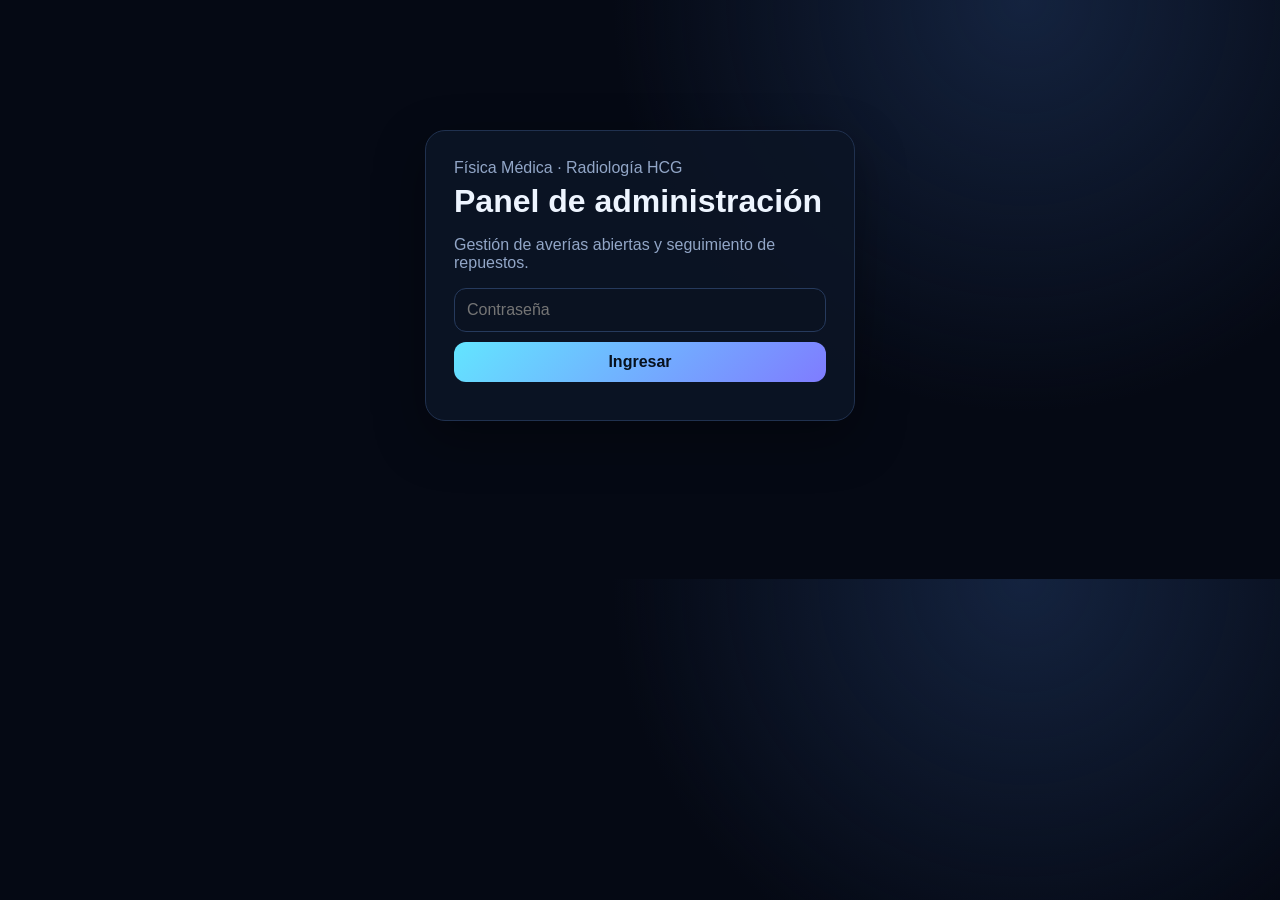
<file: averias/admin/index.html>
<!DOCTYPE html>
<html lang="es">
<head>
<meta charset="UTF-8">
<meta name="viewport" content="width=device-width,initial-scale=1">
<title>Panel Física Médica · Gestión de averías</title>
<style>
:root{--bg:#050914;--panel:#0c1425;--line:#20314f;--text:#eef5ff;--muted:#92a6c7;--green:#42d392;--yellow:#f2c94c;--orange:#ff9f43;--red:#ff6573;--blue:#6ea8ff}
*{box-sizing:border-box}body{margin:0;background:radial-gradient(circle at 80% 0,#14233f 0,transparent 35%),var(--bg);color:var(--text);font-family:Inter,Segoe UI,Arial,sans-serif}
.shell{width:min(1180px,calc(100% - 24px));margin:auto;padding:22px 0 50px}
.card{background:rgba(12,20,37,.9);border:1px solid var(--line);border-radius:20px;box-shadow:0 18px 50px rgba(0,0,0,.35)}
.login{max-width:430px;margin:12vh auto;padding:28px}.login h1{margin:6px 0 8px}.muted{color:var(--muted)}input,select,textarea,button{font:inherit}input,select,textarea{width:100%;background:#0a1221;border:1px solid #263a5d;color:var(--text);border-radius:12px;padding:12px}
button{cursor:pointer;border:0;border-radius:12px;padding:11px 14px}.primary{background:linear-gradient(135deg,#63e5ff,#7f7cff);color:#07111d;font-weight:800}.secondary{background:#14223a;color:var(--text);border:1px solid #263a5d}
.error{color:#ff9aa4;font-size:13px;margin-top:10px}.hidden{display:none!important}
.top{display:flex;justify-content:space-between;gap:12px;align-items:flex-start;padding:22px;margin-bottom:14px}.top h1{margin:5px 0}.actions{display:flex;gap:8px;flex-wrap:wrap}
.kpis{display:grid;grid-template-columns:repeat(4,1fr);gap:10px;margin-bottom:14px}.kpi{padding:16px}.kpi b{font-size:26px;display:block;margin-top:6px}
.grid{display:grid;grid-template-columns:1.35fr .9fr;gap:14px}.section{padding:18px}.section h2{margin:0 0 12px}
.toolbar{display:grid;grid-template-columns:1fr 220px;gap:10px;margin-bottom:12px}
.av-list{display:grid;gap:10px}.av{border:1px solid var(--line);border-radius:14px;padding:13px;background:rgba(255,255,255,.025)}
.av-head{display:flex;justify-content:space-between;gap:10px}.av-code{font-weight:800}.tag{display:inline-block;padding:5px 8px;border-radius:999px;border:1px solid currentColor;font-size:11px}
.orange{color:var(--orange)}.green{color:var(--green)}.blue{color:var(--blue)}.yellow{color:var(--yellow)}.red{color:var(--red)}
.meta{font-size:12px;color:var(--muted);margin-top:5px}.desc{font-size:13px;line-height:1.45;margin-top:9px}.row-actions{display:flex;gap:7px;flex-wrap:wrap;margin-top:11px}.row-actions button{padding:8px 10px;font-size:12px}
table{width:100%;border-collapse:collapse}th,td{padding:10px;border-bottom:1px solid var(--line);text-align:left;vertical-align:top;font-size:12px}th{color:var(--muted);font-size:10px;text-transform:uppercase;letter-spacing:.08em}
.notice{padding:12px;border:1px solid #5a4c23;background:#221d0d;border-radius:12px;color:#f3d98b;font-size:12px;line-height:1.45;margin-bottom:12px}
.modal{position:fixed;inset:0;background:rgba(0,0,0,.7);display:grid;place-items:center;padding:16px;z-index:5}.modal-card{width:min(520px,100%);padding:20px}.modal-grid{display:grid;gap:10px}.modal-actions{display:flex;justify-content:flex-end;gap:8px;margin-top:14px}
@media(max-width:850px){.grid{grid-template-columns:1fr}.kpis{grid-template-columns:1fr 1fr}}@media(max-width:520px){.kpis{grid-template-columns:1fr}.toolbar{grid-template-columns:1fr}.top{flex-direction:column}}
</style>
</head>
<body>
<div id="loginView" class="shell">
  <div class="card login">
    <div class="muted">Física Médica · Radiología HCG</div>
    <h1>Panel de administración</h1>
    <p class="muted">Gestión de averías abiertas y seguimiento de repuestos.</p>
    <input id="pwd" type="password" placeholder="Contraseña" autocomplete="current-password">
    <button id="loginBtn" class="primary" style="width:100%;margin-top:10px">Ingresar</button>
    <div id="loginError" class="error"></div>
  </div>
</div>

<div id="appView" class="shell hidden">
  <section class="card top">
    <div><div class="muted">Física Médica · Administración</div><h1>Gestión de averías</h1><div class="muted">Estado operativo separado de la gestión administrativa.</div></div>
    <div class="actions"><a href="../" style="text-decoration:none"><button class="secondary">Consulta general</button></a><button id="logoutBtn" class="secondary">Cerrar sesión</button></div>
  </section>

  <section class="kpis">
    <div class="card kpi"><span class="muted">AV abiertas</span><b id="kOpen">0</b></div>
    <div class="card kpi"><span class="muted">Seguimiento</span><b id="kFollow">0</b></div>
    <div class="card kpi"><span class="muted">Con repuesto</span><b id="kSpare">0</b></div>
    <div class="card kpi"><span class="muted">Fuera de servicio</span><b id="kOut">0</b></div>
  </section>

  <div class="grid">
    <section class="card section">
      <h2>Averías abiertas</h2>
      <div class="notice">Las acciones de gestión del panel están preparadas, pero todavía no escriben en Excel. El registro oficial seguirá siendo <b>tblAverias</b> hasta conectar este panel con Power Automate.</div>
      <div class="toolbar"><input id="q" placeholder="Buscar AV, activo o equipo"><select id="filter"><option value="">Todas</option><option value="seguimiento">Seguimiento</option><option value="repuesto">Repuesto</option><option value="fuera">Fuera de servicio</option></select></div>
      <div id="avList" class="av-list"></div>
    </section>

    <section class="card section">
      <h2>Repuestos pendientes</h2>
      <div class="muted" style="margin-bottom:10px">Repuesto · fecha solicitada · activo · equipo</div>
      <div style="overflow:auto"><table><thead><tr><th>Repuesto</th><th>Fecha</th><th>Activo</th><th>Equipo</th></tr></thead><tbody id="spares"></tbody></table></div>
    </section>
  </div>
</div>

<div id="modal" class="modal hidden">
  <div class="card modal-card">
    <h2 id="modalTitle">Gestionar AV</h2>
    <div class="modal-grid">
      <label>Acción<select id="adminAction"><option>En seguimiento</option><option>Resuelta</option><option>Duplicada / relacionada</option><option>Mantener pendiente</option></select></label>
      <label>AV relacionada (opcional)<input id="relatedAv" placeholder="Ej. AV-2026-10-0052"></label>
      <label>Observación administrativa<textarea id="adminNote" rows="4" placeholder="Motivo o comentario"></textarea></label>
    </div>
    <div class="modal-actions"><button id="cancelBtn" class="secondary">Cancelar</button><button id="saveBtn" class="primary">Preparar cambio</button></div>
    <div id="saveMsg" class="error"></div>
  </div>
</div>

<script>
const PASSWORD_HASH='ed0b7ff4550f4d9b6f019a2bde41afe4946c5216179446d9c74914031391f17c';
let EQUIPOS=[],AVERIAS=[],INTERVENCIONES=[],selectedAV=null;
const norm=s=>(s||'').toString().toLowerCase().normalize('NFD').replace(/[\u0300-\u036f]/g,'');
const esc=s=>(s||'').toString().replace(/[&<>"]/g,c=>({'&':'&amp;','<':'&lt;','>':'&gt;','"':'&quot;'}[c]));
async function sha256(s){const b=new TextEncoder().encode(s);const d=await crypto.subtle.digest('SHA-256',b);return [...new Uint8Array(d)].map(x=>x.toString(16).padStart(2,'0')).join('')}
function formatDate(v){if(!v)return '—';const n=Number(v);if(Number.isFinite(n)){const d=new Date(Date.UTC(1899,11,30)+Math.floor(n)*86400000);return d.toLocaleDateString('es-CR',{timeZone:'UTC'})}return v}
function isYes(v){return ['si','sí','yes','true'].includes(norm(v).trim())}
function interventionsFor(av){return INTERVENCIONES.filter(i=>i.AV===av).sort((a,b)=>Number(b.FechaIntervencion||0)-Number(a.FechaIntervencion||0))}
function isOpen(c){const s=norm(c.EstadoGestion).trim();return s!=='cerrado'&&!s.includes('duplicado')&&!s.includes('no procede')}
function latestState(c){const i=interventionsFor(c.AV)[0];return (i&&i.EstadoFinalEquipo)||c.EstadoEquipo||''}
function needsSpare(c){if(!isOpen(c))return false;const i=interventionsFor(c.AV)[0];return norm(c.EstadoGestion).includes('repuesto')||!!i&&(isYes(i.RequiereRepuestos)||!!(i.RepuestosRequeridos||'').trim())}
function needsFollow(c){if(!isOpen(c))return false;const i=interventionsFor(c.AV)[0];return norm(c.EstadoGestion).includes('seguimiento')||!!i&&isYes(i.RequiereNuevaIntervencion)}
function eqName(c){const e=EQUIPOS.find(x=>(x.Activo||'').toString()===(c.Activo||'').toString());return (e&&(e.NombreAdministracion||e.Alias||e.Modelo))||c.Equipo||'Equipo'}
function spareRows(){
 const out=[];
 AVERIAS.filter(isOpen).forEach(c=>{
   interventionsFor(c.AV).forEach(i=>{
     const requested=isYes(i.RequiereRepuestos)||!!(i.RepuestosRequeridos||'').trim();
     if(!requested)return;
     const d=Number(i.FechaIntervencion||0);
     const installed=interventionsFor(c.AV).some(x=>Number(x.FechaIntervencion||0)>=d&&norm(x.TipoMantenimiento).includes('instalacion repuesto'));
     if(!installed)out.push({r:(i.RepuestosRequeridos||'Repuesto no especificado').trim(),d:i.FechaIntervencion,a:c.Activo||'—',e:eqName(c)});
   })
 });
 const seen=new Set();return out.filter(x=>{const k=[x.a,norm(x.r),x.d].join('|');if(seen.has(k))return false;seen.add(k);return true}).sort((a,b)=>Number(a.d||0)-Number(b.d||0));
}
async function loadData(){
 const [e,a,i]=await Promise.all([fetch('../data/equipos.json',{cache:'no-store'}),fetch('../data/averias.json',{cache:'no-store'}),fetch('../data/intervenciones.json',{cache:'no-store'})]);
 EQUIPOS=await e.json();AVERIAS=await a.json();INTERVENCIONES=await i.json();render();
}
function render(){
 const open=AVERIAS.filter(isOpen);document.getElementById('kOpen').textContent=open.length;document.getElementById('kFollow').textContent=open.filter(needsFollow).length;document.getElementById('kSpare').textContent=open.filter(needsSpare).length;document.getElementById('kOut').textContent=open.filter(c=>norm(latestState(c)).includes('fuera')).length;
 const q=norm(document.getElementById('q').value),f=document.getElementById('filter').value;
 const rows=open.filter(c=>!q||[c.AV,c.Activo,c.Equipo,c.Descripcion,c.EstadoGestion].some(x=>norm(x).includes(q))).filter(c=>!f||(f==='seguimiento'&&needsFollow(c))||(f==='repuesto'&&needsSpare(c))||(f==='fuera'&&norm(latestState(c)).includes('fuera')));
 document.getElementById('avList').innerHTML=rows.length?rows.map(c=>`<div class="av"><div class="av-head"><div><div class="av-code">${esc(c.AV)}</div><div class="meta">Activo ${esc(c.Activo||'—')} · ${esc(eqName(c))}</div></div><span class="tag orange">${esc(c.EstadoGestion||'Pendiente')}</span></div><div class="desc">${esc(c.Descripcion||'Sin descripción')}</div><div class="meta">Estado técnico: ${esc(latestState(c)||'No especificado')}</div><div class="row-actions"><button class="secondary" onclick="manage('${esc(c.AV)}')">Gestionar AV</button></div></div>`).join(''):'<div class="muted">No hay averías con esos criterios.</div>';
 const sp=spareRows();document.getElementById('spares').innerHTML=sp.length?sp.map(x=>`<tr><td>${esc(x.r)}</td><td>${esc(formatDate(x.d))}</td><td>${esc(x.a)}</td><td>${esc(x.e)}</td></tr>`).join(''):'<tr><td colspan="4" class="muted">Sin repuestos pendientes.</td></tr>';
}
window.manage=av=>{selectedAV=av;document.getElementById('modalTitle').textContent='Gestionar '+av;document.getElementById('modal').classList.remove('hidden');document.getElementById('saveMsg').textContent=''}
document.getElementById('cancelBtn').onclick=()=>document.getElementById('modal').classList.add('hidden');
document.getElementById('saveBtn').onclick=()=>{
 const draft={av:selectedAV,accion:document.getElementById('adminAction').value,relacionada:document.getElementById('relatedAv').value.trim(),observacion:document.getElementById('adminNote').value.trim(),fecha:new Date().toISOString()};
 localStorage.setItem('gestion-av-'+selectedAV,JSON.stringify(draft));
 document.getElementById('saveMsg').textContent='Cambio preparado localmente. Falta conectarlo a Power Automate para escribirlo en Excel.';
};
document.getElementById('loginBtn').onclick=async()=>{const ok=(await sha256(document.getElementById('pwd').value))===PASSWORD_HASH;if(!ok){document.getElementById('loginError').textContent='Contraseña incorrecta';return}sessionStorage.setItem('fm-admin','1');document.getElementById('loginView').classList.add('hidden');document.getElementById('appView').classList.remove('hidden');loadData()};
document.getElementById('logoutBtn').onclick=()=>{sessionStorage.removeItem('fm-admin');location.reload()};
document.getElementById('q').addEventListener('input',render);document.getElementById('filter').addEventListener('change',render);
if(sessionStorage.getItem('fm-admin')==='1'){document.getElementById('loginView').classList.add('hidden');document.getElementById('appView').classList.remove('hidden');loadData()}
</script>
</body>
</html>
</file>
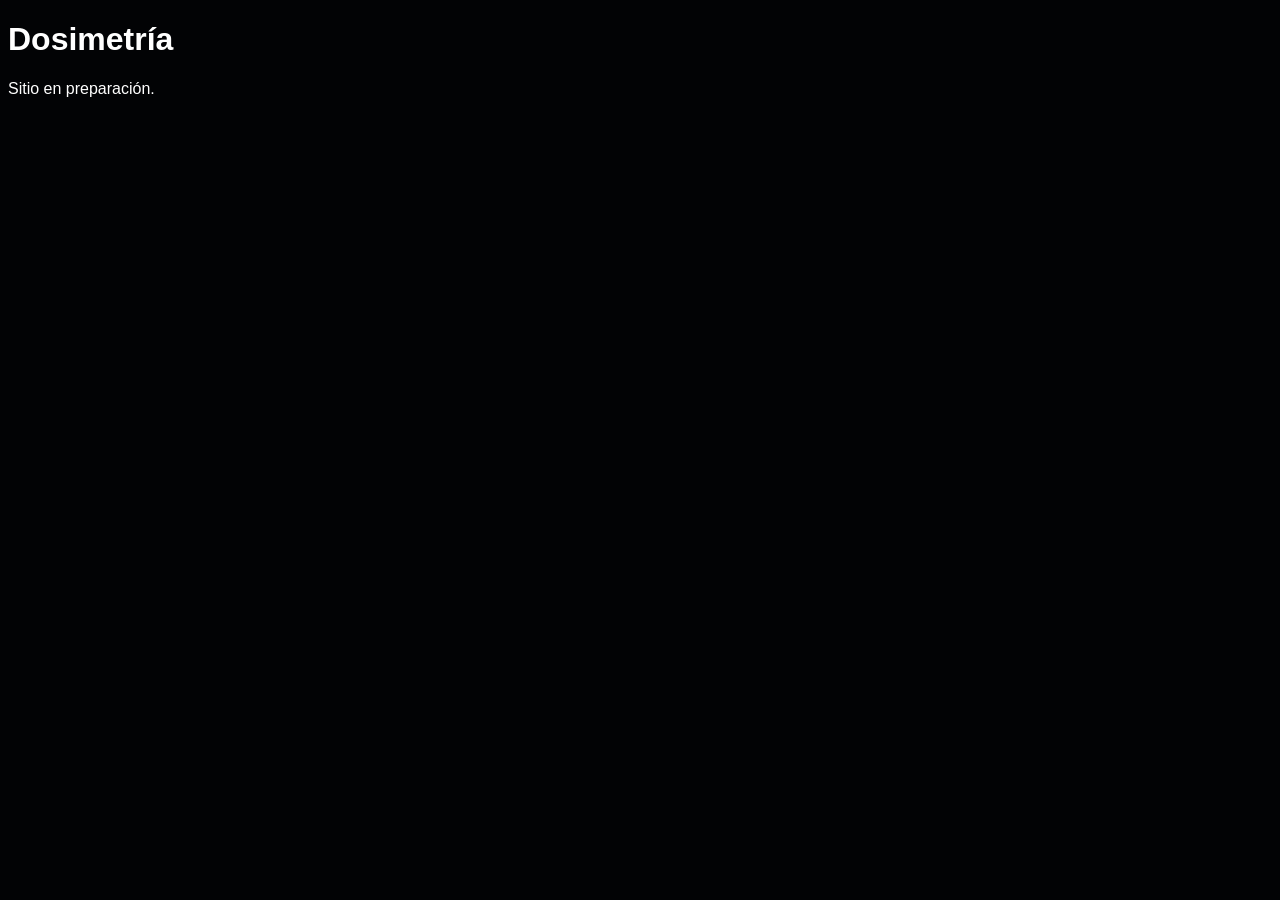
<file: dosimetria/app.html>
<!DOCTYPE html><html lang="es"><head><meta charset="UTF-8"><meta name="viewport" content="width=device-width,initial-scale=1"><title>Dosimetría</title></head><body style="background:#020305;color:white;font-family:Arial,sans-serif"><h1>Dosimetría</h1><p>Sitio en preparación.</p></body></html>
</file>
<file: averias/styles.css>
:root{
  --bg:#03050b;
  --panel:rgba(10,16,31,.78);
  --panel-2:rgba(13,21,39,.88);
  --line:rgba(158,194,255,.16);
  --text:#f5f8ff;
  --muted:#9eacc4;
  --cyan:#60e7ff;
  --blue:#6ea8ff;
  --violet:#9b7cff;
  --green:#46d38a;
  --yellow:#f2c94c;
  --orange:#ff9f43;
  --red:#ff5e6c;
  --grey:#8492a6;
}
*{box-sizing:border-box}
html,body{margin:0;min-height:100%;background:var(--bg);color:var(--text);font-family:Inter,Segoe UI,Arial,sans-serif}
body{min-height:100vh;overflow-x:hidden}
.space-bg{position:fixed;inset:0;overflow:hidden;z-index:-2;background:radial-gradient(circle at 50% 18%,rgba(108,88,255,.16),transparent 30%),radial-gradient(circle at 15% 65%,rgba(0,202,255,.10),transparent 25%),linear-gradient(180deg,#02040a 0%,#050916 55%,#02040a 100%)}
.stars{position:absolute;inset:0;background-repeat:repeat;opacity:.6}
.stars-a{background-image:radial-gradient(#fff 1px,transparent 1px);background-size:43px 43px;transform:rotate(8deg);opacity:.23}
.stars-b{background-image:radial-gradient(#9bdcff 1px,transparent 1px);background-size:71px 71px;transform:rotate(-11deg);opacity:.16}
.black-hole{position:absolute;width:620px;height:620px;right:-140px;top:-190px;border-radius:50%;filter:drop-shadow(0 0 55px rgba(105,86,255,.28))}
.core{position:absolute;inset:170px;border-radius:50%;background:#000;box-shadow:0 0 70px 20px rgba(0,0,0,.95)}
.ring{position:absolute;border-radius:50%;inset:110px;border:30px solid transparent;transform:rotate(-18deg)}
.ring-1{border-top-color:rgba(96,231,255,.64);border-right-color:rgba(155,124,255,.56);box-shadow:0 0 50px rgba(96,231,255,.25)}
.ring-2{inset:78px;border-width:16px;border-bottom-color:rgba(255,146,86,.45);border-left-color:rgba(110,168,255,.40);transform:rotate(28deg);filter:blur(1px)}
.shell{width:min(1160px,calc(100% - 28px));margin:0 auto;padding:28px 0 60px}
.glass{background:linear-gradient(180deg,rgba(13,21,39,.82),rgba(7,12,24,.76));border:1px solid var(--line);box-shadow:0 22px 70px rgba(0,0,0,.32);backdrop-filter:blur(16px);border-radius:22px}
.hero{padding:30px 32px;margin-bottom:18px;position:relative;overflow:hidden}.hero:after{content:"";position:absolute;width:240px;height:240px;border-radius:50%;right:-90px;bottom:-140px;background:radial-gradient(circle,rgba(96,231,255,.20),transparent 67%)}
.back{display:inline-flex;align-items:center;gap:9px;color:#eaf8ff;text-decoration:none;font-size:14px;font-weight:700;margin-bottom:20px;padding:11px 16px;border-radius:13px;border:1px solid rgba(96,231,255,.28);background:linear-gradient(135deg,rgba(96,231,255,.15),rgba(155,124,255,.18));box-shadow:0 8px 24px rgba(0,0,0,.18);transition:.18s ease}.back:hover{transform:translateY(-1px);border-color:rgba(96,231,255,.55);background:linear-gradient(135deg,rgba(96,231,255,.24),rgba(155,124,255,.25))}
.eyebrow{text-transform:uppercase;letter-spacing:.18em;font-size:11px;color:#88a1c7}h1{font-size:clamp(26px,4vw,44px);margin:7px 0 10px;max-width:780px;letter-spacing:-.03em}.hero p{max-width:760px;color:var(--muted);line-height:1.55;margin:0;font-size:15px}
.search-panel{padding:20px;margin-bottom:18px}.search-panel label{display:block;font-size:13px;margin-bottom:9px;color:#cbd8ec}.search-row{display:grid;grid-template-columns:1fr auto;gap:10px}input,select,button{font:inherit}input,select{border:1px solid rgba(158,194,255,.18);background:rgba(255,255,255,.055);color:var(--text);border-radius:14px;outline:none}input{padding:14px 16px;font-size:15px}input:focus,select:focus{border-color:rgba(96,231,255,.55);box-shadow:0 0 0 3px rgba(96,231,255,.08)}button{border:0}#clearBtn{padding:0 17px;border-radius:14px;background:linear-gradient(135deg,rgba(96,231,255,.18),rgba(155,124,255,.20));color:#eaf8ff;border:1px solid rgba(96,231,255,.22);cursor:pointer}.filters{display:grid;grid-template-columns:1fr 1fr;gap:10px;margin-top:10px}select{padding:12px 13px}select option{background:#0a1020}
.summary-grid{display:grid;grid-template-columns:repeat(3,1fr);gap:12px;margin-bottom:18px}.summary-card{padding:17px 18px;border-radius:18px;border:1px solid var(--line);background:rgba(8,13,26,.70);color:var(--text);text-align:left}.summary-card .value{font-size:29px;font-weight:750;margin-top:5px}.summary-card .label{color:var(--muted);font-size:12px}.summary-card .hint{font-size:10px;color:#7890b4;margin-top:8px;text-transform:uppercase;letter-spacing:.08em}.summary-action{cursor:pointer;transition:.18s ease}.summary-action:hover{transform:translateY(-2px);border-color:rgba(96,231,255,.36);background:rgba(13,23,44,.86)}.summary-action.active{border-color:rgba(96,231,255,.62);box-shadow:0 0 0 3px rgba(96,231,255,.08),0 16px 38px rgba(0,0,0,.22);background:linear-gradient(135deg,rgba(96,231,255,.12),rgba(155,124,255,.12))}
.results{padding:22px}.section-head{display:flex;align-items:end;justify-content:space-between;gap:15px;margin-bottom:14px}.section-head h2{margin:5px 0 0;font-size:22px}.count{font-size:12px;color:var(--muted)}
.equipment-list{display:grid;gap:10px}.equipment-card{border:1px solid var(--line);border-radius:17px;background:rgba(255,255,255,.035);overflow:hidden}.equipment-header{width:100%;display:flex;justify-content:space-between;align-items:center;gap:18px;padding:16px 17px;background:transparent;color:inherit;cursor:pointer;text-align:left}.equipment-main,.equipment-side{display:flex;align-items:center;gap:12px}.equipment-name{font-weight:700;font-size:16px}.equipment-meta{font-size:12px;color:var(--muted);margin-top:4px}.status-dot{width:11px;height:11px;border-radius:50%;box-shadow:0 0 16px currentColor;flex:0 0 auto}.status-pill{font-size:11px;border-radius:999px;padding:7px 10px;border:1px solid currentColor;background:rgba(255,255,255,.035);white-space:nowrap}.chevron{font-size:19px;color:#91a8cb;transition:transform .2s}.equipment-card.open .chevron{transform:rotate(180deg)}
.equipment-detail{border-top:1px solid var(--line);padding:16px 17px;background:rgba(0,0,0,.12)}.current-state{padding:12px 14px;border-radius:13px;background:rgba(255,255,255,.04);font-size:13px;color:#cdd9eb;margin-bottom:12px}.spare-inline{color:var(--orange);font-weight:700}.cases{display:grid;gap:9px}.case{border:1px solid rgba(158,194,255,.12);border-radius:13px;padding:13px;background:rgba(255,255,255,.025)}.case-top{display:flex;justify-content:space-between;gap:12px;align-items:center}.case-av{font-weight:700;color:#dbe9ff}.case-date{font-size:11px;color:var(--muted)}.case-description{margin-top:8px;color:#b6c4d9;font-size:12px;line-height:1.45}.case-badge{display:inline-block;margin-left:8px;padding:3px 7px;border-radius:999px;border:1px solid currentColor;font-size:10px}.error-box{margin-top:10px;padding:10px 11px;border-radius:10px;border:1px solid rgba(255,94,108,.4);background:rgba(255,94,108,.08);color:#ffd7dc;font-size:12px;line-height:1.45}.error-box b{color:var(--red)}.interventions{margin-top:10px;padding-top:10px;border-top:1px dashed rgba(158,194,255,.14)}.intervention{font-size:12px;color:#aebdd3;padding:6px 0}.intervention b{color:#dce8fa}.spare-box{margin-top:8px;padding:9px 10px;border-radius:10px;border:1px solid rgba(255,159,67,.38);background:rgba(255,159,67,.08);color:#ffd8b2;line-height:1.45}.spare-box b{color:var(--orange)}.empty{padding:32px 12px;text-align:center;color:var(--muted)}
.status-cerrado,.status-operativo{color:var(--green)}.status-pendiente-repuesto{color:var(--orange)}.status-en-atencion,.status-fuera-servicio{color:var(--red)}.status-seguimiento{color:var(--yellow)}.status-pendiente,.status-administracion{color:var(--blue)}.status-neutral{color:var(--grey)}
@media(max-width:760px){.summary-grid{grid-template-columns:1fr}.filters{grid-template-columns:1fr}.black-hole{width:480px;height:480px;right:-220px;top:-140px}.core{inset:130px}.ring{inset:90px}.ring-2{inset:65px}.equipment-header{align-items:flex-start}.equipment-side{flex-direction:column;align-items:flex-end}.status-pill{max-width:145px;white-space:normal;text-align:right}}
@media(max-width:470px){.shell{width:min(100% - 18px,1160px);padding-top:10px}.hero{padding:22px 19px}.search-panel,.results{padding:15px}.search-row{grid-template-columns:1fr}.summary-grid{grid-template-columns:1fr;gap:8px}.summary-card{padding:14px}.summary-card .value{font-size:24px}.equipment-meta{line-height:1.4}.equipment-side{display:none}.back{width:100%;justify-content:center}}

.spare-summary{margin-bottom:18px}
.table-wrap{overflow-x:auto;border:1px solid rgba(158,194,255,.12);border-radius:14px}
.spare-table{width:100%;border-collapse:collapse;min-width:720px;background:rgba(255,255,255,.02)}
.spare-table th,.spare-table td{padding:12px 13px;text-align:left;border-bottom:1px solid rgba(158,194,255,.10);vertical-align:top}
.spare-table th{font-size:11px;text-transform:uppercase;letter-spacing:.08em;color:#88a1c7;background:rgba(255,255,255,.035)}
.spare-table td{font-size:12px;color:#c6d4e7;line-height:1.4}
.spare-table tr:last-child td{border-bottom:0}
.empty-cell{text-align:center!important;color:var(--muted)!important;padding:22px!important}
</file>
